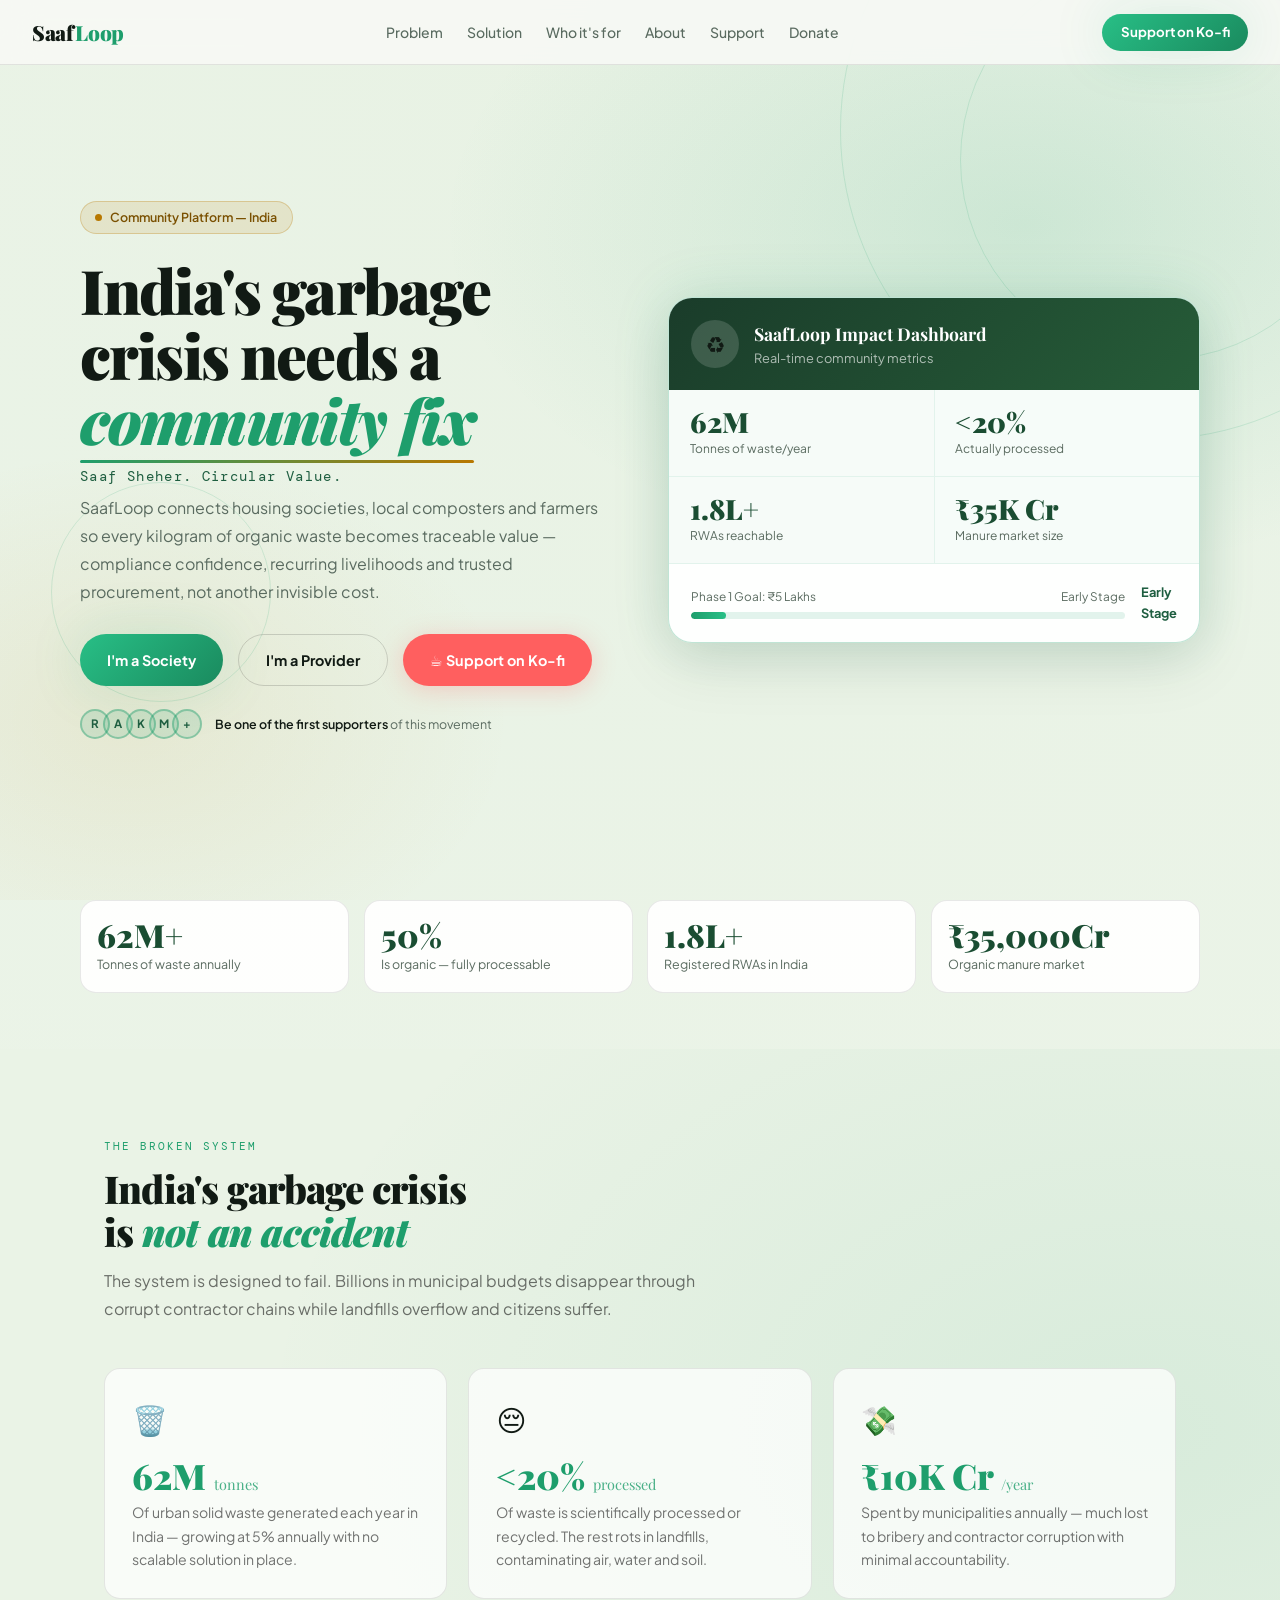
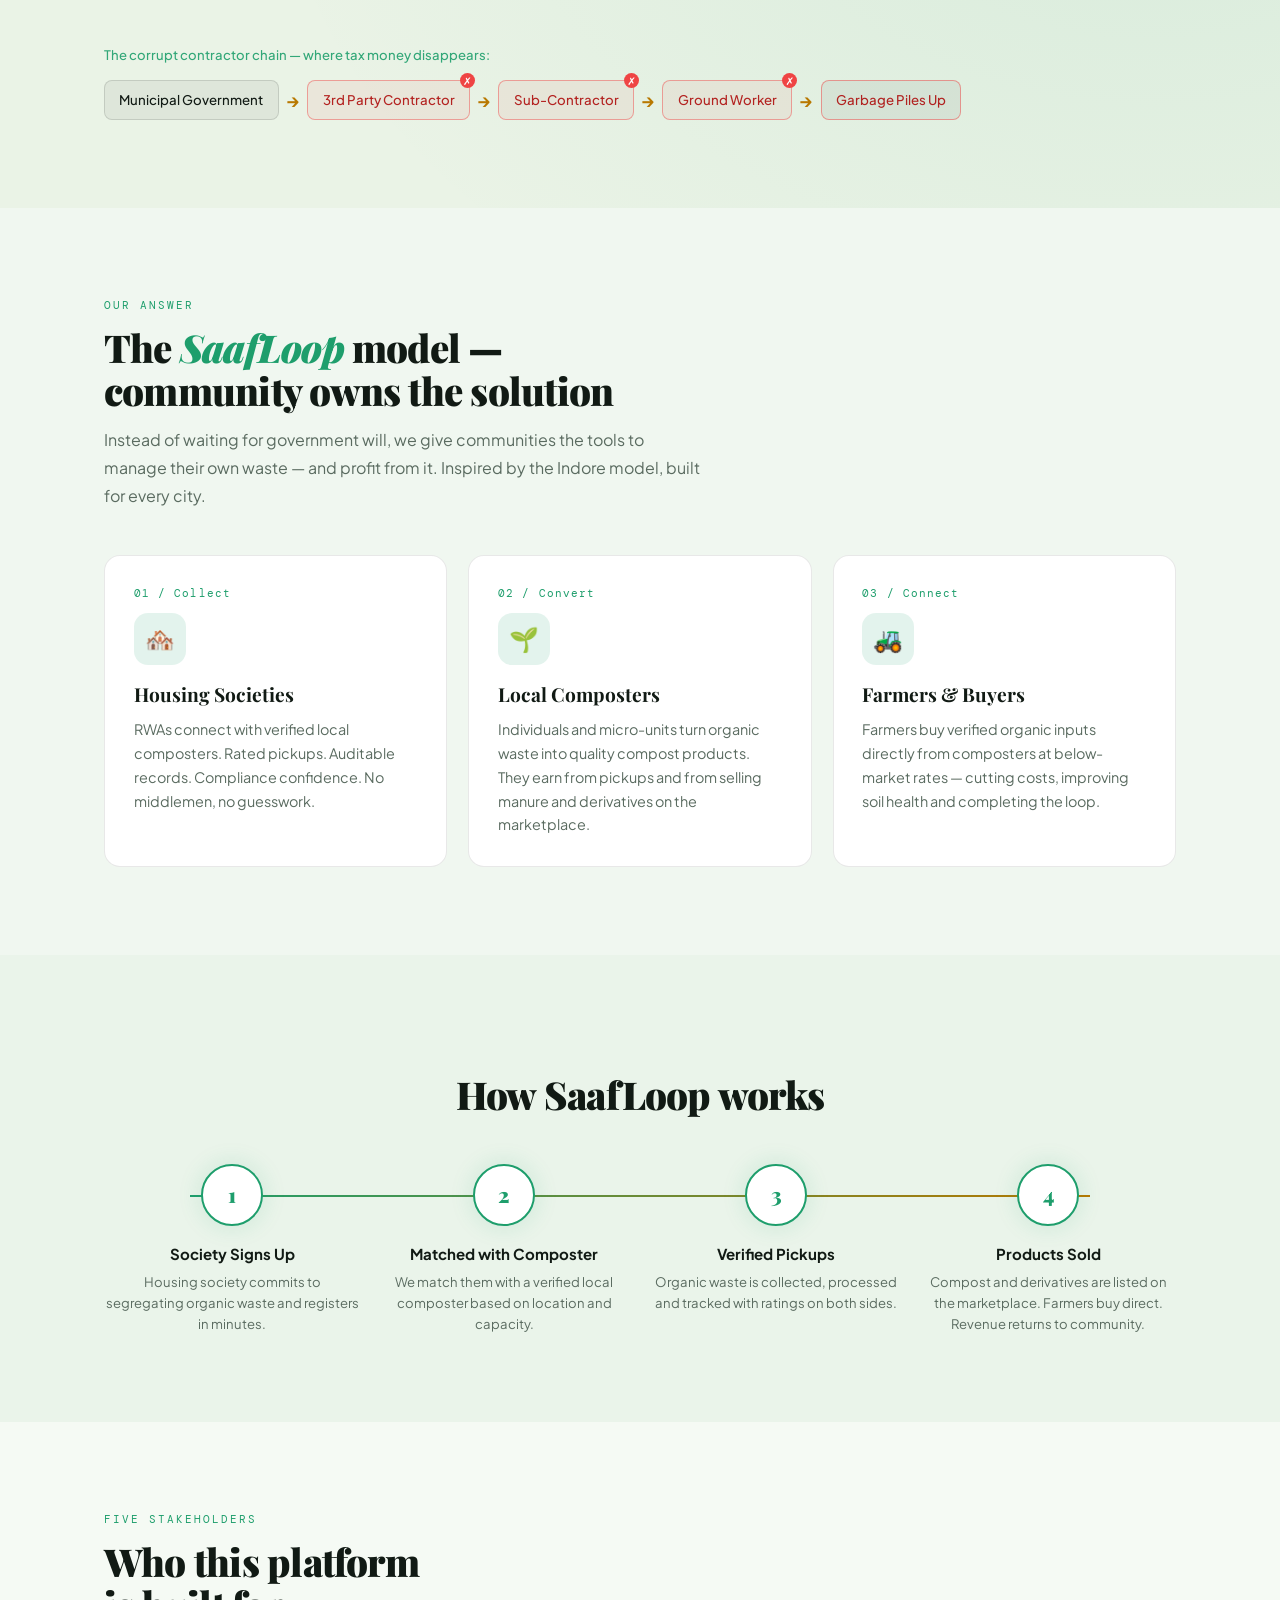
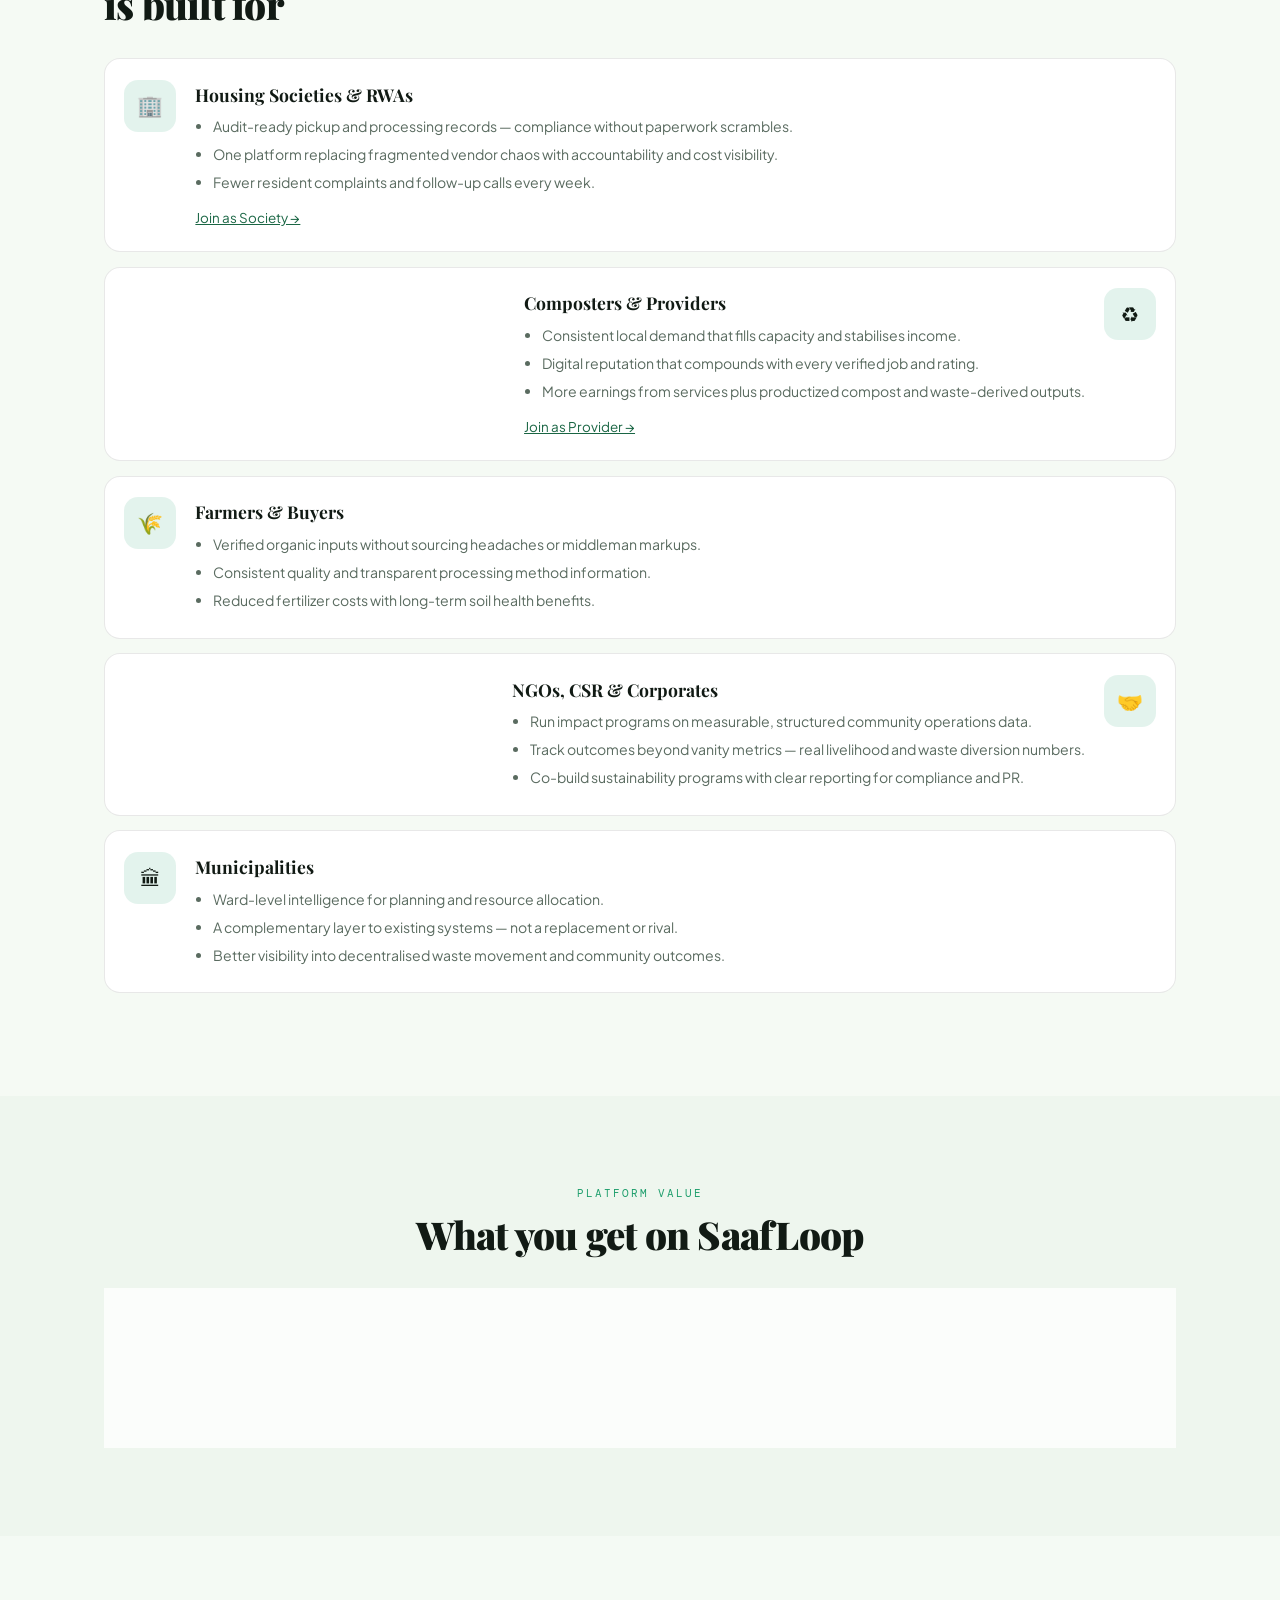
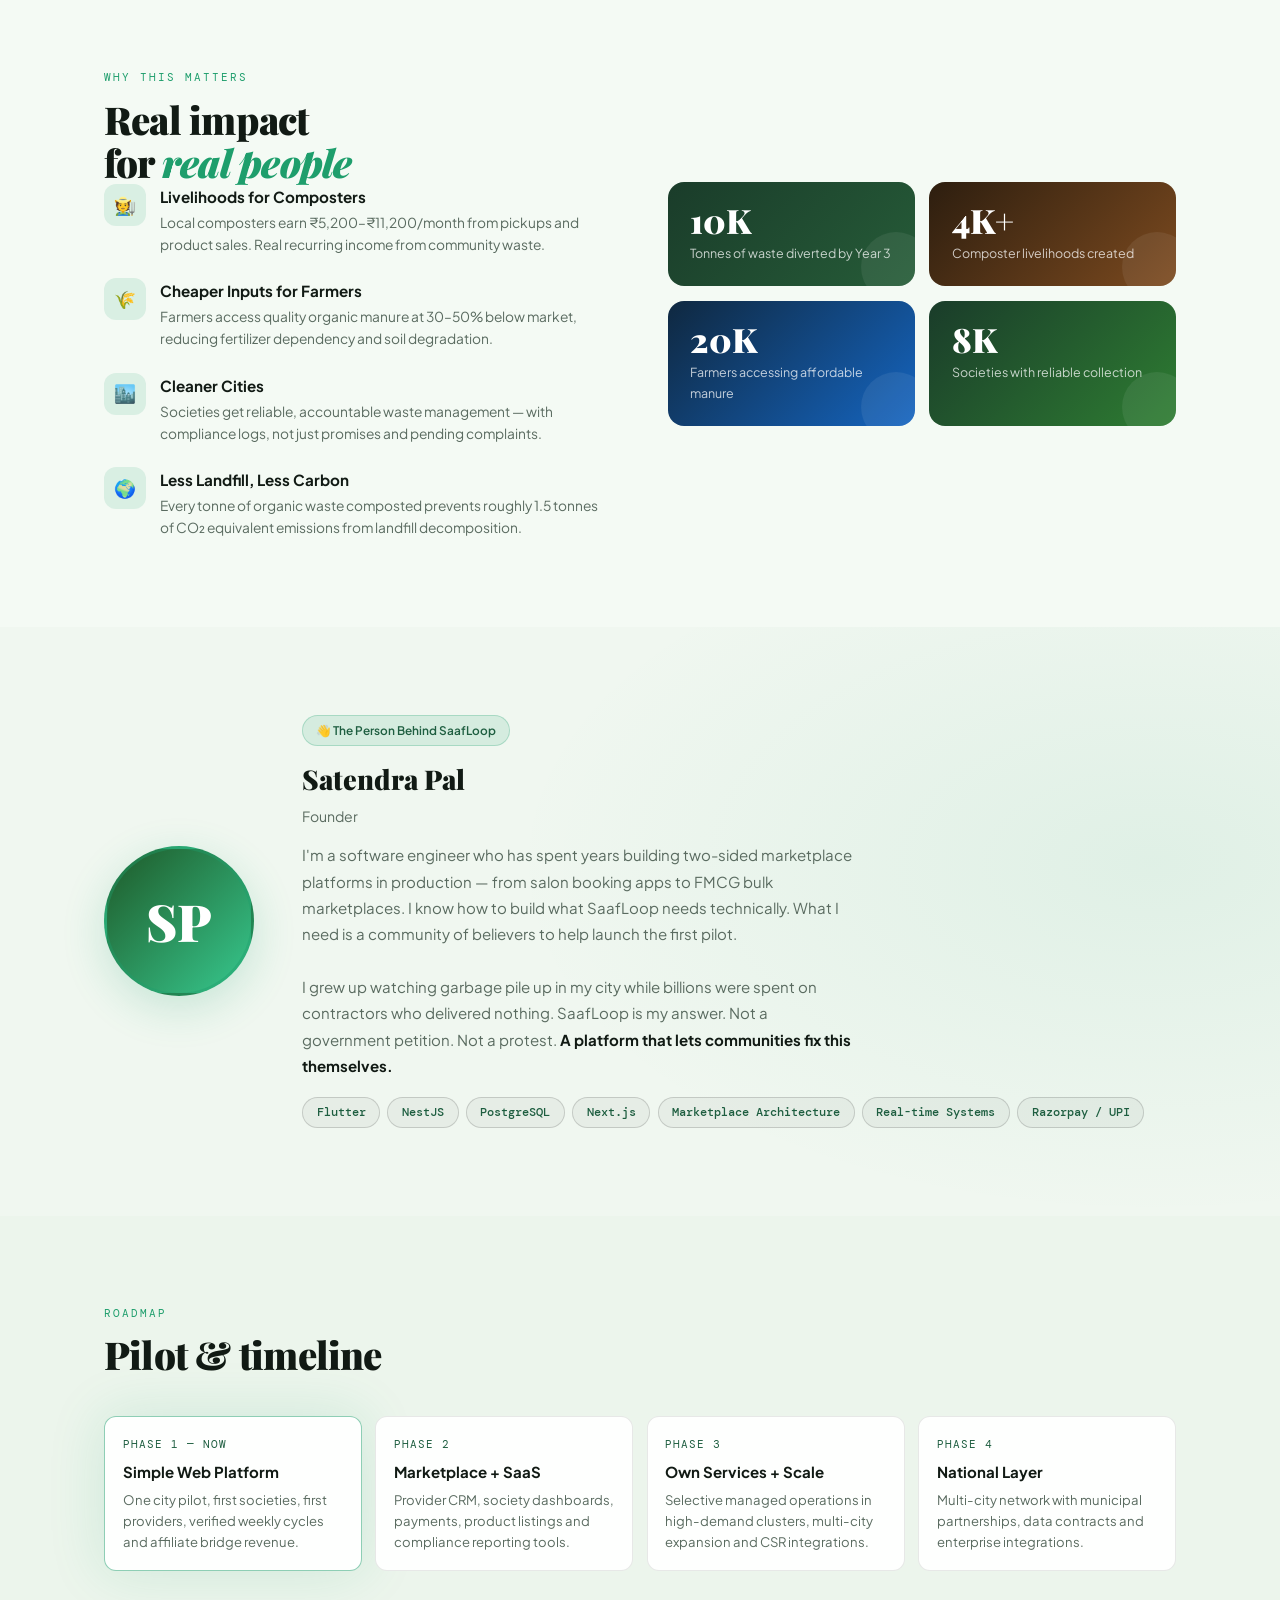
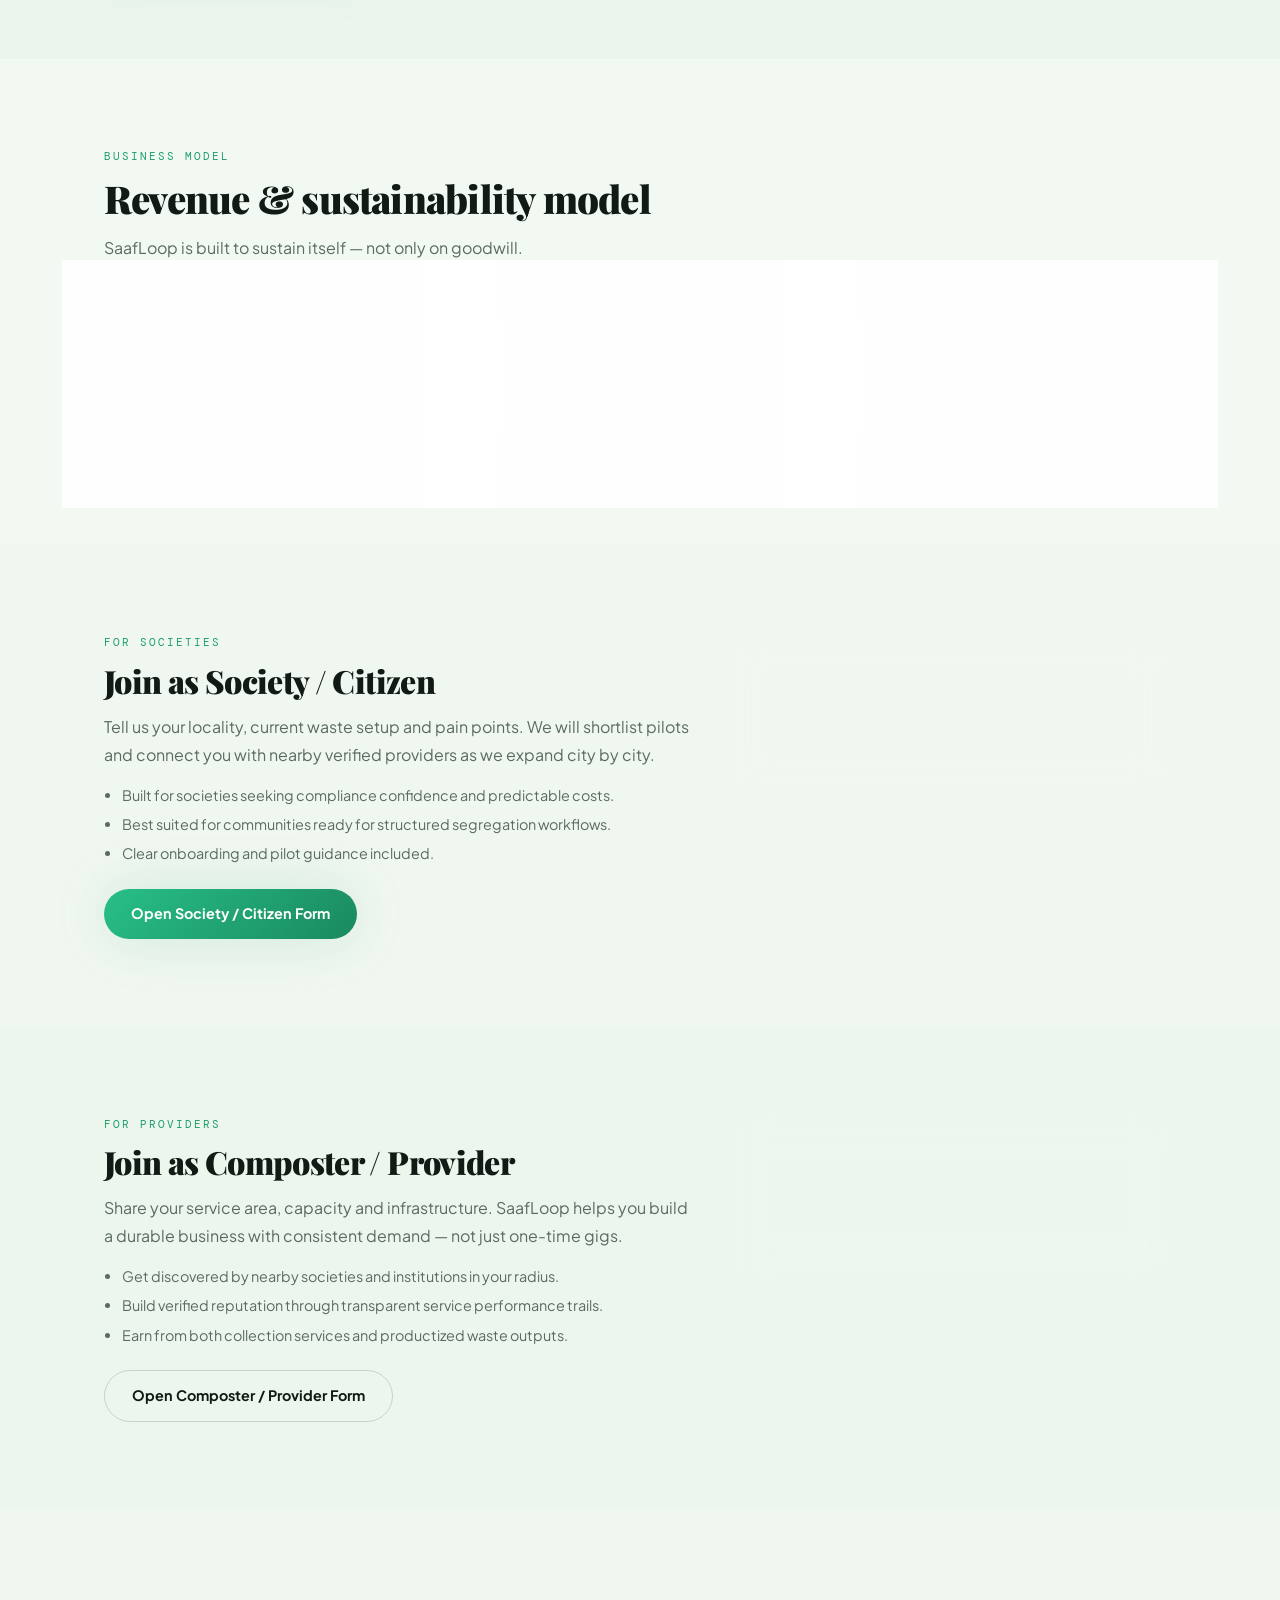
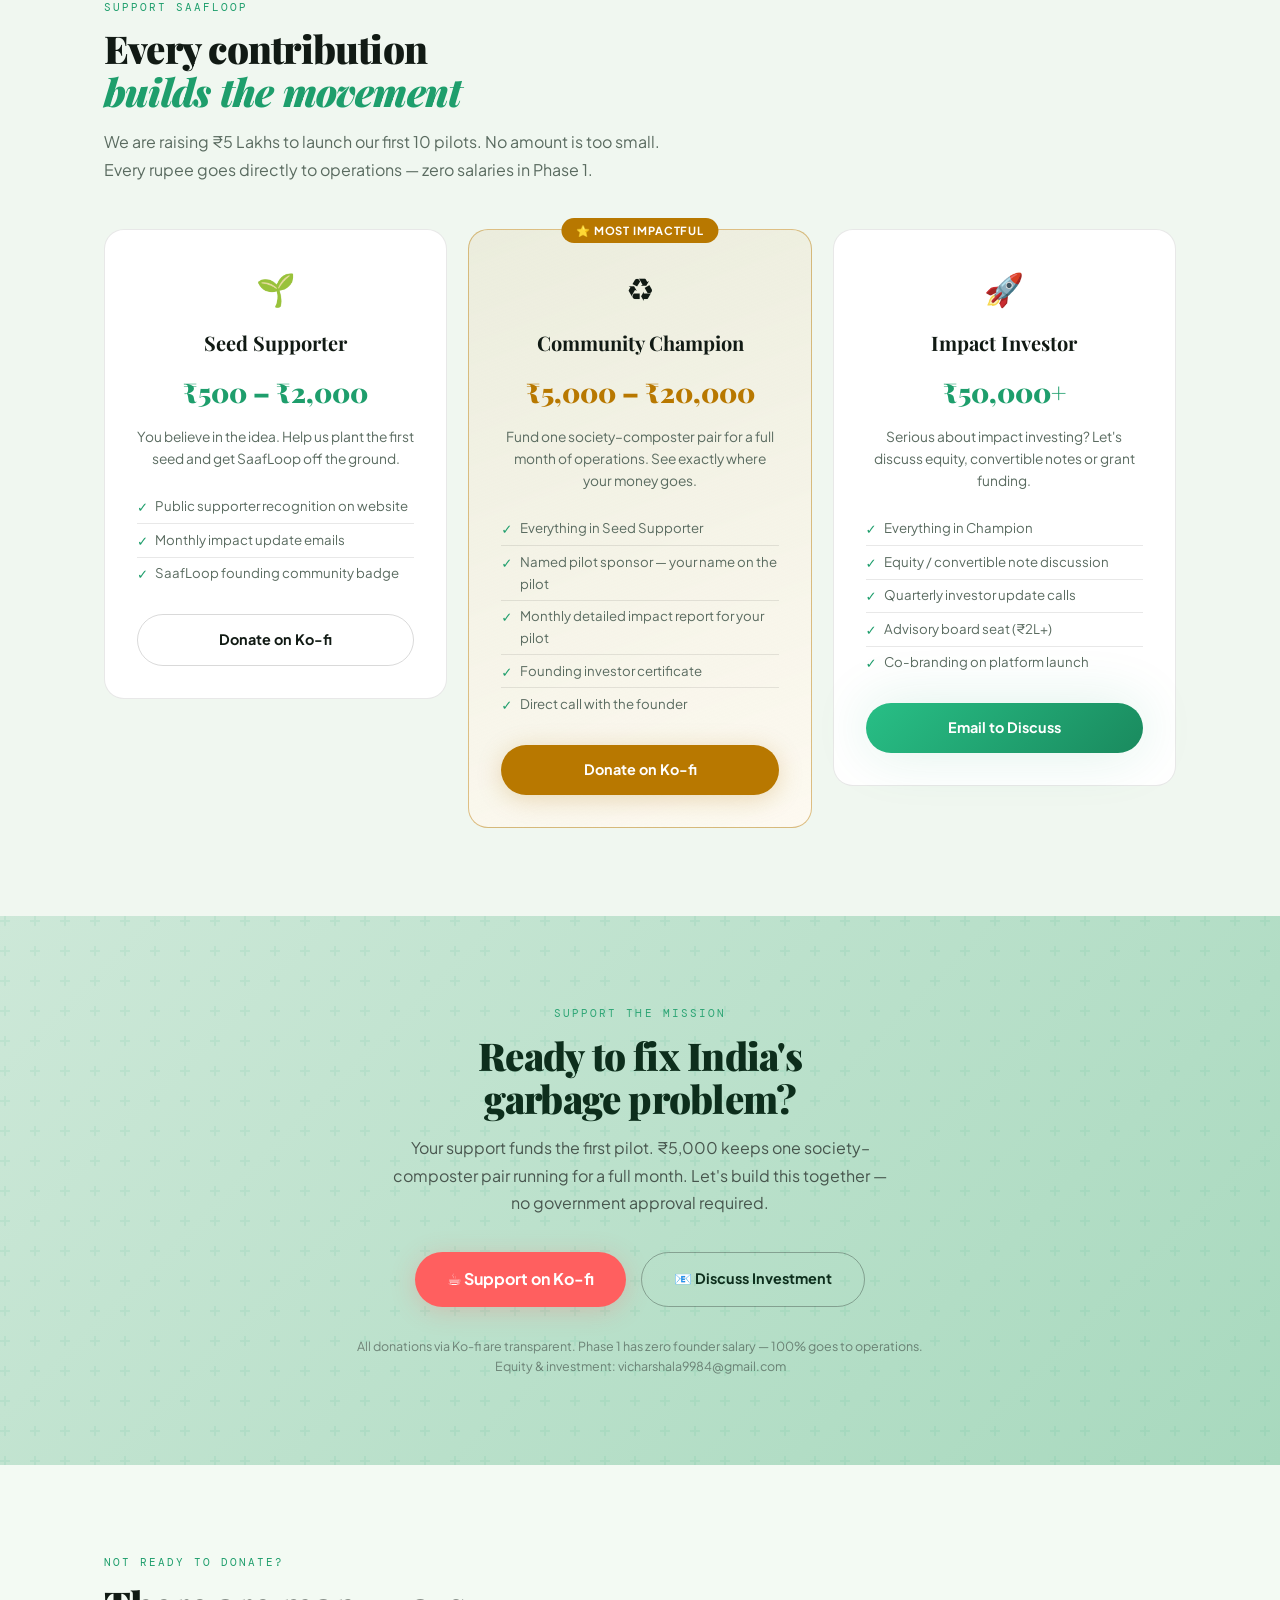
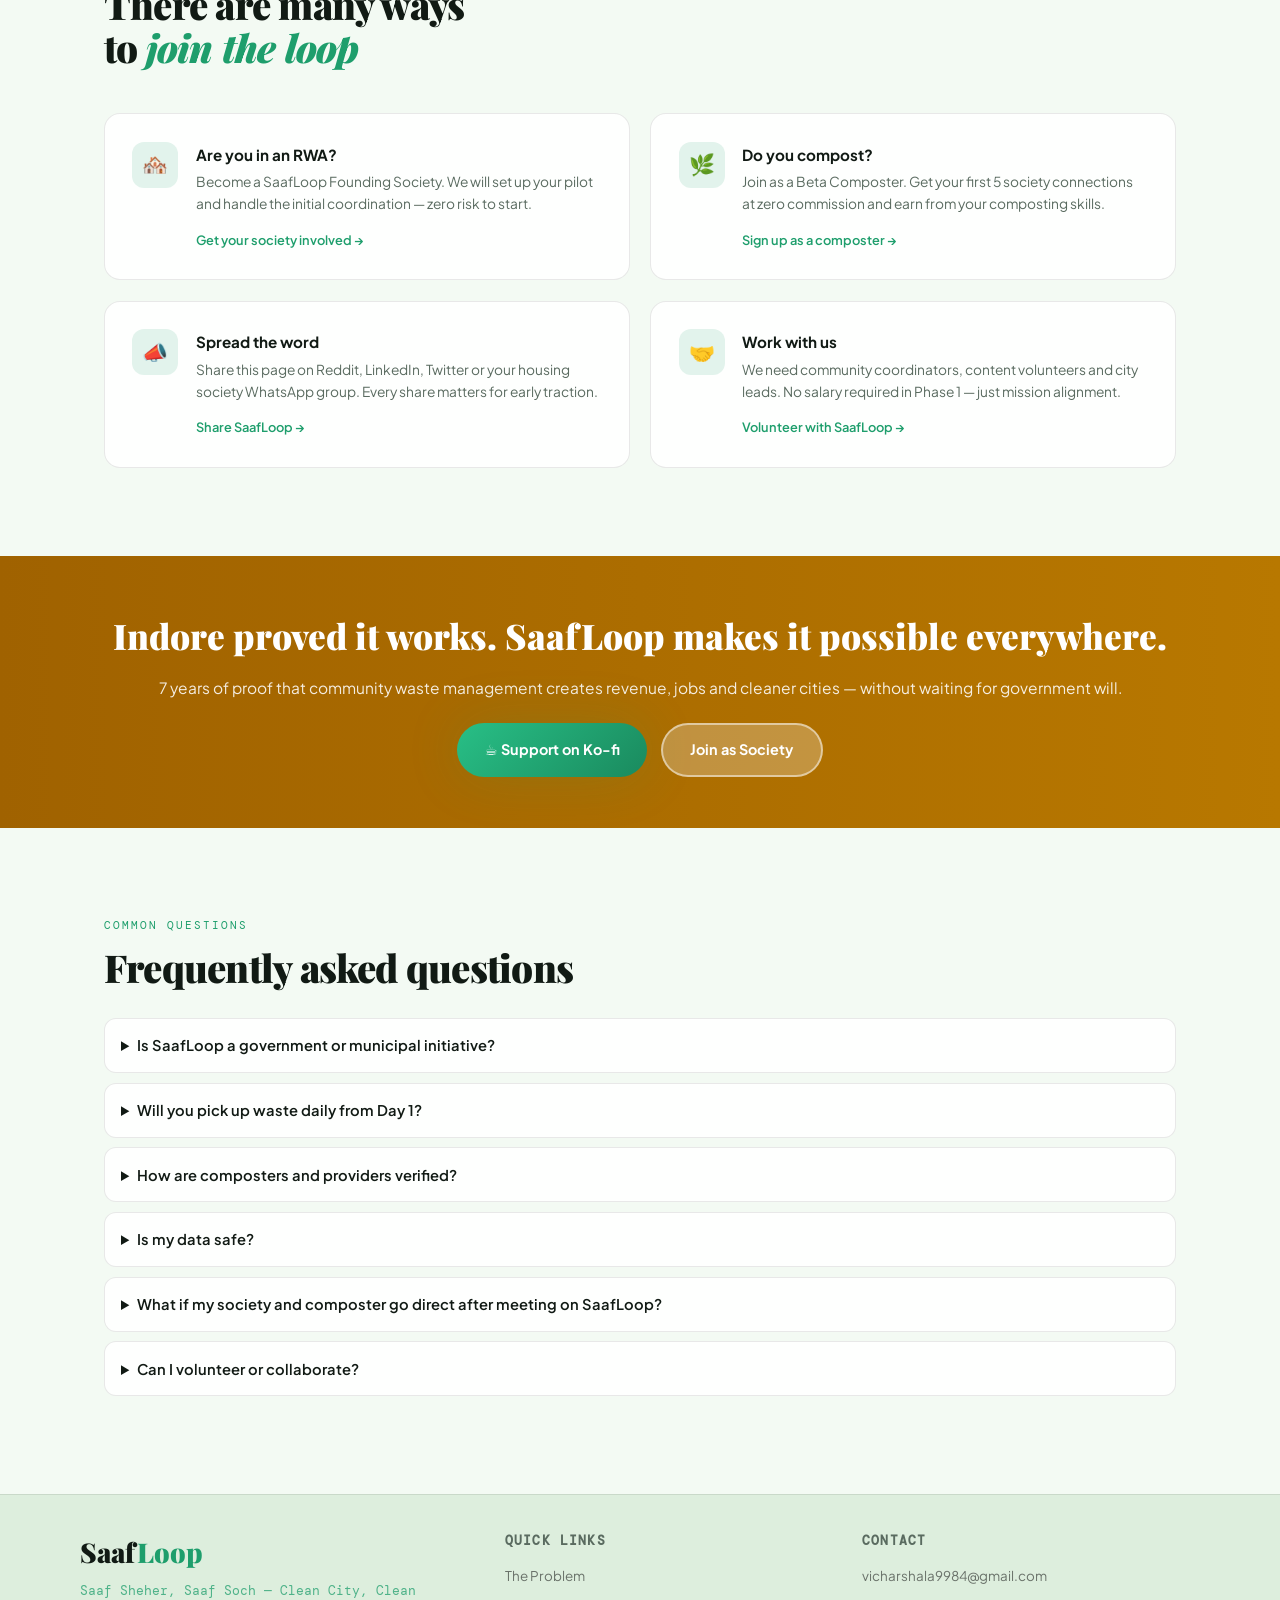
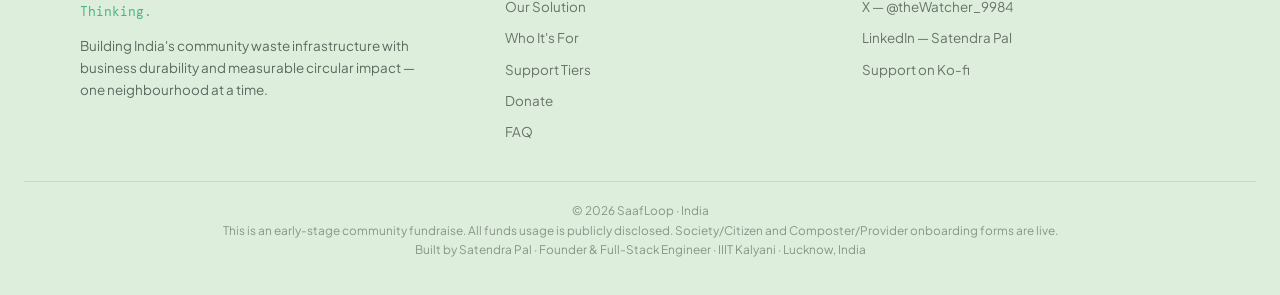
<file: docs/index.html>
<!DOCTYPE html>
<html lang="en">
<head>
<meta charset="UTF-8"/>
<meta name="viewport" content="width=device-width, initial-scale=1.0"/>
<title>SaafLoop — India's Community Circular Waste Platform</title>
<meta name="description" content="SaafLoop connects housing societies, composters, farmers and municipalities into a single transparent circular economy — compliance, livelihoods and clean cities without waiting for government will."/>
<link rel="preconnect" href="https://fonts.googleapis.com"/>
<link href="https://fonts.googleapis.com/css2?family=Playfair+Display:ital,wght@0,700;0,900;1,700&family=Plus+Jakarta+Sans:wght@300;400;500;600;700&family=DM+Mono:wght@400;500&display=swap" rel="stylesheet"/>
<style>
/* ── Reset & Tokens ─────────────────────────────────────────────── */
*,*::before,*::after{box-sizing:border-box;margin:0;padding:0}
:root{
  --bg:#f7f9f5;
  --bg-2:#eef2ec;
  --bg-3:#e4ece0;
  --surface:rgba(255,255,255,0.82);
  --border:rgba(0,0,0,0.09);
  --border-bright:rgba(0,0,0,0.15);
  --green:#1e9e6c;
  --green-dim:rgba(30,158,108,0.12);
  --green-glow:rgba(30,158,108,0.18);
  --amber:#b87800;
  --amber-dim:rgba(184,120,0,0.12);
  --text:#111a14;
  --muted:#5a6b60;
  --serif:'Playfair Display',Georgia,serif;
  --sans:'Plus Jakarta Sans',system-ui,sans-serif;
  --mono:'DM Mono',monospace;
  --r-xl:24px;
  --r-lg:16px;
  --r-md:12px;
  --shadow:0 20px 60px rgba(0,0,0,0.1);
  --shadow-sm:0 8px 28px rgba(0,0,0,0.08);
  --glow:0 0 56px rgba(30,158,108,0.15);
  --ease:cubic-bezier(0.22,1,0.36,1);
}
html{scroll-behavior:smooth}
body{
  font-family:var(--sans);
  background:radial-gradient(circle at top center,#e8f2e4 0%,#f5faf4 52%);
  color:var(--text);
  line-height:1.65;
  overflow-x:hidden;
  min-height:100vh;
}
/* grain overlay */
body::before{
  content:'';position:fixed;inset:0;pointer-events:none;
  background-image:url("data:image/svg+xml,%3Csvg viewBox='0 0 256 256' xmlns='http://www.w3.org/2000/svg'%3E%3Cfilter id='n'%3E%3CfeTurbulence type='fractalNoise' baseFrequency='0.85' numOctaves='4' stitchTiles='stitch'/%3E%3C/filter%3E%3Crect width='100%25' height='100%25' filter='url(%23n)' opacity='0.03'/%3E%3C/svg%3E");
  z-index:9999;opacity:.25;mix-blend-mode:soft-light;
}
a{color:inherit;text-decoration:none}
img{max-width:100%;display:block}

/* ── Nav ─────────────────────────────────────────────────────────── */
nav{
  position:fixed;top:0;left:0;right:0;z-index:200;
  display:flex;align-items:center;justify-content:space-between;
  padding:0.85rem 2rem;
  background:rgba(247,249,245,0.92);
  backdrop-filter:blur(18px);
  border-bottom:1px solid var(--border);
  transition:box-shadow .3s;
}
nav.scrolled{box-shadow:0 4px 32px rgba(0,0,0,0.1)}
.nav-logo{
  font-family:var(--serif);
  font-size:1.3rem;font-weight:900;
  letter-spacing:-.02em;
  color:var(--text);
}
.nav-logo span{color:var(--green)}
.nav-links{display:flex;gap:1.5rem;align-items:center}
.nav-links a{font-size:.875rem;font-weight:500;color:var(--muted);transition:color .2s}
.nav-links a:hover{color:var(--text)}
.nav-cta{
  background:var(--green)!important;color:#fff!important;
  padding:.48rem 1.15rem;border-radius:100px;
  font-weight:700!important;font-size:.84rem!important;
  transition:filter .2s,transform .15s!important;
}
.nav-cta:hover{filter:brightness(1.06)!important;transform:translateY(-1px)!important}
.menu-btn{
  display:none;background:transparent;border:1px solid var(--border-bright);
  border-radius:9px;padding:.42rem;cursor:pointer;
}
.menu-btn span{display:block;width:19px;height:2px;background:var(--muted);margin:3.5px 0;transition:.2s}

/* ── Shared layout ───────────────────────────────────────────────── */
.container{max-width:1120px;margin:0 auto;padding:0 1.5rem}
section{padding:5.5rem 1.5rem}
.section-label{
  font-family:var(--mono);
  font-size:.7rem;letter-spacing:.18em;text-transform:uppercase;
  color:var(--green);margin-bottom:.7rem;
}
.section-title{
  font-family:var(--serif);
  font-size:clamp(1.9rem,3vw,2.8rem);
  font-weight:900;line-height:1.12;letter-spacing:-.02em;
  color:var(--text);
}
.section-title em{font-style:italic;color:var(--green)}
.section-body{font-size:1rem;color:var(--muted);line-height:1.75;max-width:600px;margin-top:.9rem}

/* btn system */
.btn{
  display:inline-flex;align-items:center;gap:.5rem;
  padding:.82rem 1.7rem;border-radius:100px;
  font-family:var(--sans);font-weight:700;font-size:.9rem;
  cursor:pointer;border:none;
  transition:transform .22s var(--ease),box-shadow .22s var(--ease),filter .2s;
  text-decoration:none;
}
.btn:hover{transform:translateY(-2px)}
.btn-primary{background:linear-gradient(135deg,#28bf86,#1a8a5e);color:#fff;box-shadow:var(--glow)}
.btn-primary:hover{filter:brightness(1.05);box-shadow:0 0 72px rgba(30,158,108,0.3)}
.btn-amber{background:var(--amber);color:#fff;box-shadow:0 4px 24px rgba(184,120,0,.25)}
.btn-amber:hover{box-shadow:0 8px 36px rgba(184,120,0,.35)}
.btn-outline{background:transparent;color:var(--text);border:1.5px solid var(--border-bright)}
.btn-outline:hover{border-color:rgba(0,0,0,.28);background:rgba(0,0,0,.04)}
.btn-kofi{background:#ff5f5f;color:#fff;box-shadow:0 4px 24px rgba(255,95,95,.25)}
.btn-kofi:hover{box-shadow:0 8px 32px rgba(255,95,95,.4)}

/* glass card */
.card{
  border:1px solid var(--border);
  border-radius:var(--r-xl);
  background:var(--surface);
  backdrop-filter:blur(20px);
  box-shadow:var(--shadow-sm);
  padding:1.6rem 1.5rem;
}

/* reveal animation */
.reveal{opacity:0;transform:translateY(28px);transition:opacity .65s var(--ease),transform .65s var(--ease)}
.reveal.visible{opacity:1;transform:translateY(0)}

@keyframes fadeUp{from{opacity:0;transform:translateY(22px)}to{opacity:1;transform:translateY(0)}}
@keyframes blink{0%,100%{opacity:1}50%{opacity:.28}}
@keyframes pulse{0%,100%{transform:scale(1);opacity:.5}50%{transform:scale(1.06);opacity:.9}}

/* ── Hero ────────────────────────────────────────────────────────── */
.hero{
  min-height:100vh;display:flex;align-items:center;
  position:relative;overflow:hidden;padding:6.5rem 1.5rem 4rem;
}
.hero-bg{
  position:absolute;inset:0;pointer-events:none;
  background:
    radial-gradient(ellipse 70% 60% at 80% 25%,rgba(30,158,108,.14),transparent 65%),
    radial-gradient(ellipse 50% 50% at 10% 80%,rgba(184,120,0,.09),transparent 60%);
}
.hero-circles{position:absolute;inset:0;overflow:hidden;pointer-events:none}
.hero-circles span{
  position:absolute;border-radius:50%;
  border:1px solid rgba(30,158,108,.15);
  animation:pulse 9s ease-in-out infinite;
}
.hero-circles span:nth-child(1){width:620px;height:620px;right:-180px;top:-180px}
.hero-circles span:nth-child(2){width:400px;height:400px;right:-80px;top:-40px;animation-delay:1.2s}
.hero-circles span:nth-child(3){width:220px;height:220px;left:4%;bottom:22%;animation-delay:2.4s}
.hero-inner{
  max-width:1120px;margin:0 auto;
  display:grid;grid-template-columns:1fr 1fr;
  gap:3.5rem;align-items:center;position:relative;z-index:2;width:100%;
}
.hero-badge{
  display:inline-flex;align-items:center;gap:.5rem;
  background:var(--amber-dim);border:1px solid rgba(184,120,0,.28);
  border-radius:100px;padding:.33rem .9rem;
  font-size:.78rem;font-weight:600;color:#7a5000;
  margin-bottom:1.4rem;
  animation:fadeUp .55s ease both;
}
.badge-dot{width:7px;height:7px;border-radius:50%;background:var(--amber);animation:blink 2s ease-in-out infinite}
.hero h1{
  font-family:var(--serif);
  font-size:clamp(2.6rem,4.8vw,4rem);
  font-weight:900;line-height:1.06;letter-spacing:-.03em;
  animation:fadeUp .65s .1s ease both;
}
.hero h1 em{
  font-style:italic;color:var(--green);position:relative;
}
.hero h1 em::after{
  content:'';position:absolute;left:0;bottom:-3px;right:0;height:3px;
  background:linear-gradient(90deg,var(--green),var(--amber));
  border-radius:2px;
}
.hero-tagline{
  font-family:var(--mono);font-size:.85rem;letter-spacing:.1em;
  color:#1e5e40;margin:.9rem 0 .3rem;
  animation:fadeUp .65s .18s ease both;
}
.hero-sub{
  font-size:1rem;color:var(--muted);max-width:44rem;line-height:1.75;
  animation:fadeUp .65s .25s ease both;
}
.hero-actions{
  display:flex;gap:.9rem;flex-wrap:wrap;margin-top:1.8rem;
  animation:fadeUp .65s .32s ease both;
}
.hero-trust{
  display:flex;align-items:center;gap:.8rem;margin-top:1.4rem;
  animation:fadeUp .65s .4s ease both;
}
.trust-avatars{display:flex}
.trust-avatars span{
  width:30px;height:30px;border-radius:50%;
  border:2px solid rgba(30,158,108,.4);
  background:var(--green-dim);
  display:flex;align-items:center;justify-content:center;
  font-size:.72rem;font-weight:700;color:#1e5e40;
  margin-left:-7px;
}
.trust-avatars span:first-child{margin-left:0}
.trust-text{font-size:.78rem;color:var(--muted)}
.trust-text strong{color:var(--text);font-weight:600}
/* hero dashboard card */
.hero-visual{animation:fadeUp .75s .18s ease both}
.hero-card{
  background:rgba(255,255,255,0.95);
  border:1px solid rgba(30,158,108,.28);
  border-radius:var(--r-xl);
  box-shadow:var(--glow),var(--shadow);
  overflow:hidden;
}
.hero-card-header{
  background:linear-gradient(135deg,#1a3c2a,#265c38);
  padding:1.3rem 1.4rem;display:flex;align-items:center;gap:.9rem;
}
.hero-card-icon{
  width:48px;height:48px;border-radius:50%;
  background:rgba(255,255,255,.15);
  display:flex;align-items:center;justify-content:center;
  font-size:1.4rem;flex-shrink:0;
}
.hero-card-header h3{font-family:var(--serif);color:#fff;font-size:1.1rem}
.hero-card-header p{color:rgba(255,255,255,.65);font-size:.8rem}
.hero-stats{display:grid;grid-template-columns:1fr 1fr;gap:1px;background:rgba(30,158,108,.12)}
.stat-cell{
  background:rgba(247,252,249,0.97);
  padding:1.1rem 1.3rem;position:relative;overflow:hidden;
}
.stat-cell::before{
  content:'';position:absolute;top:0;left:0;right:0;height:2px;
  background:linear-gradient(90deg,var(--green),transparent);
  opacity:0;transition:opacity .3s;
}
.stat-cell:hover::before{opacity:1}
.stat-big{
  font-family:var(--serif);font-size:1.75rem;font-weight:900;
  color:#1a4d32;line-height:1;
}
.stat-sm{font-size:.75rem;color:var(--muted);margin-top:.2rem}
.hero-card-footer{
  padding:1.1rem 1.4rem;
  border-top:1px solid rgba(30,158,108,.12);
  display:flex;align-items:center;justify-content:space-between;
}
.progress-wrap{flex:1;margin-right:1rem}
.progress-meta{display:flex;justify-content:space-between;font-size:.74rem;color:var(--muted);margin-bottom:.35rem}
.progress-bar{height:7px;background:rgba(30,158,108,.12);border-radius:100px;overflow:hidden}
.progress-fill{height:100%;border-radius:100px;background:linear-gradient(90deg,var(--green),#28bf86);width:0%;transition:width 1.6s ease}
.progress-badge{font-size:.8rem;font-weight:700;color:#1e5e40;white-space:nowrap}

/* ── Stats strip ─────────────────────────────────────────────────── */
.stats-strip{padding:0 1.5rem 3.5rem}
.stats-grid{
  max-width:1120px;margin:0 auto;
  display:grid;grid-template-columns:repeat(4,1fr);gap:.9rem;
}
.stat-pill{
  border:1px solid var(--border);border-radius:var(--r-lg);
  background:rgba(255,255,255,.92);padding:1.1rem 1rem;
}
.stat-pill-val{
  font-family:var(--serif);font-size:2rem;font-weight:900;
  font-variant-numeric:tabular-nums;color:#1a4d32;line-height:1;
}
.stat-pill-label{font-size:.78rem;color:var(--muted);margin-top:.22rem}

/* ── Problem ─────────────────────────────────────────────────────── */
.problem{
  background:
    radial-gradient(ellipse 70% 80% at 90% 50%,rgba(30,158,108,.09),transparent),
    #eaf3e6;
  position:relative;
}
.problem-cards{display:grid;grid-template-columns:repeat(3,1fr);gap:1.3rem;margin-top:2.8rem}
.problem-card{
  background:rgba(255,255,255,.72);
  border:1px solid rgba(0,0,0,.09);
  border-radius:var(--r-lg);padding:1.7rem;
  transition:background .3s,transform .3s;
}
.problem-card:hover{background:rgba(255,255,255,.96);transform:translateY(-4px)}
.prob-icon{font-size:1.8rem;margin-bottom:.9rem}
.prob-num{
  font-family:var(--serif);font-size:2.2rem;font-weight:900;
  color:var(--green);line-height:1;
}
.prob-unit{font-size:.9rem;font-weight:400;color:rgba(30,158,108,.8)}
.prob-desc{font-size:.88rem;color:rgba(0,0,0,.55);margin-top:.5rem;line-height:1.65}
.chain-wrap{margin-top:2.8rem}
.chain-label{font-size:.82rem;color:rgba(30,158,108,.9);margin-bottom:.9rem;font-weight:500}
.chain{display:flex;align-items:center;flex-wrap:wrap;gap:.45rem}
.chain-node{
  background:rgba(0,0,0,.05);border:1px solid rgba(0,0,0,.12);
  border-radius:8px;padding:.5rem .9rem;font-size:.83rem;color:var(--text);font-weight:500;
}
.chain-arrow{color:var(--amber);font-size:1.1rem;font-weight:700}
.chain-node.broken{
  border-color:rgba(239,68,68,.45);
  background:rgba(239,68,68,.07);
  color:rgba(170,0,0,.85);
  position:relative;
}
.chain-node.broken::after{
  content:'✗';position:absolute;top:-8px;right:-6px;
  font-size:.65rem;background:#ef4444;color:#fff;
  border-radius:50%;width:15px;height:15px;
  display:flex;align-items:center;justify-content:center;
}

/* ── Solution ────────────────────────────────────────────────────── */
.solution-grid{display:grid;grid-template-columns:repeat(3,1fr);gap:1.3rem;margin-top:2.8rem}
.solution-card{
  background:rgba(255,255,255,.96);
  border:1px solid var(--border);
  border-radius:var(--r-lg);padding:1.8rem;
  transition:box-shadow .3s,transform .3s;
  position:relative;overflow:hidden;
}
.solution-card::after{
  content:'';position:absolute;top:0;left:0;right:0;height:3px;
  background:linear-gradient(90deg,var(--green),var(--amber));
  transform:scaleX(0);transform-origin:left;transition:transform .4s ease;
}
.solution-card:hover{box-shadow:var(--glow);transform:translateY(-5px)}
.solution-card:hover::after{transform:scaleX(1)}
.sol-step{font-family:var(--mono);font-size:.68rem;letter-spacing:.1em;color:var(--green);margin-bottom:.65rem}
.sol-icon{
  width:52px;height:52px;border-radius:14px;
  background:var(--green-dim);
  display:flex;align-items:center;justify-content:center;
  font-size:1.5rem;margin-bottom:.9rem;
}
.solution-card h3{font-family:var(--serif);font-size:1.2rem;font-weight:700;color:var(--text);margin-bottom:.45rem}
.solution-card p{font-size:.9rem;color:var(--muted);line-height:1.65}

/* ── How it works ────────────────────────────────────────────────── */
.how{background:rgba(235,244,235,.97)}
.how-steps{
  display:grid;grid-template-columns:repeat(4,1fr);
  gap:1rem;margin-top:3rem;position:relative;
}
.how-steps::before{
  content:'';
  position:absolute;top:31px;left:8%;right:8%;height:2px;
  background:linear-gradient(90deg,var(--green),var(--amber));
  z-index:0;
}
.how-step{text-align:center;position:relative;z-index:1}
.how-num{
  width:62px;height:62px;border-radius:50%;
  background:#fff;border:2px solid var(--green);
  display:flex;align-items:center;justify-content:center;
  margin:0 auto 1rem;
  font-family:var(--serif);font-size:1.3rem;font-weight:900;color:var(--green);
  box-shadow:0 0 24px rgba(30,158,108,.15);
  transition:background .3s,transform .3s;
}
.how-step:hover .how-num{background:var(--green);color:#fff;transform:scale(1.08)}
.how-step h4{font-weight:700;font-size:.94rem;color:var(--text);margin-bottom:.3rem}
.how-step p{font-size:.82rem;color:var(--muted);line-height:1.6}

/* ── Who it's for ────────────────────────────────────────────────── */
.stakeholder-row{
  display:flex;gap:1.2rem;align-items:flex-start;
  border:1px solid var(--border);border-radius:var(--r-lg);
  background:rgba(255,255,255,.92);padding:1.3rem 1.2rem;margin-bottom:.9rem;
  transition:border-color .25s;
}
.stakeholder-row:hover{border-color:rgba(30,158,108,.35)}
.stakeholder-row.alt{flex-direction:row-reverse}
.s-icon{
  min-width:52px;height:52px;border-radius:14px;
  display:grid;place-items:center;
  background:var(--green-dim);font-size:1.3rem;flex-shrink:0;
}
.s-content h3{font-family:var(--serif);font-size:1.1rem;font-weight:700;margin-bottom:.4rem}
.s-content ul{padding-left:1.1rem;color:var(--muted);font-size:.88rem}
.s-content ul li{margin-bottom:.3rem}
.inline-link{color:#1a6644;font-size:.84rem;text-decoration:underline;margin-top:.5rem;display:inline-block}

/* ── What you get ────────────────────────────────────────────────── */
.trust-wrap{
  border:1px solid var(--border);border-radius:var(--r-xl);
  padding:1rem;background:rgba(255,255,255,.75);backdrop-filter:blur(18px);
  margin-top:2rem;
}
.trust-grid{display:grid;grid-template-columns:repeat(3,1fr);gap:.8rem}
.trust-item{
  border:1px solid var(--border);border-radius:var(--r-md);
  padding:.95rem 1rem;color:var(--text);background:rgba(249,253,249,.94);
  font-size:.9rem;
}
.trust-item span{color:#1e7a50;margin-right:.4rem;font-weight:700}

/* ── Impact numbers ──────────────────────────────────────────────── */
.impact-grid{display:grid;grid-template-columns:1fr 1fr;gap:3.5rem;align-items:center;margin-top:2.8rem}
.impact-items{display:flex;flex-direction:column;gap:1.4rem}
.impact-item{display:flex;gap:.9rem;align-items:flex-start}
.impact-icon{
  width:42px;height:42px;border-radius:12px;
  background:var(--green-dim);flex-shrink:0;
  display:flex;align-items:center;justify-content:center;font-size:1.1rem;
}
.impact-item h4{font-weight:700;color:var(--text);margin-bottom:.18rem;font-size:.95rem}
.impact-item p{font-size:.86rem;color:var(--muted);line-height:1.6}
.impact-nums{display:grid;grid-template-columns:1fr 1fr;gap:.9rem}
.impact-num-card{
  border-radius:16px;padding:1.4rem;color:#fff;position:relative;overflow:hidden;
}
.impact-num-card::before{
  content:'';position:absolute;right:-16px;bottom:-16px;
  width:70px;height:70px;border-radius:50%;background:rgba(255,255,255,.07);
}
.impact-num-card:nth-child(1){background:linear-gradient(135deg,#1a3c2a,#265c38)}
.impact-num-card:nth-child(2){background:linear-gradient(135deg,#2d1e0f,#7c4a1f)}
.impact-num-card:nth-child(3){background:linear-gradient(135deg,#0f2840,#1565c0)}
.impact-num-card:nth-child(4){background:linear-gradient(135deg,#1a3c2a,#2e7d32)}
.impact-big{font-family:var(--serif);font-size:2.1rem;font-weight:900;line-height:1}
.impact-desc{font-size:.78rem;opacity:.75;margin-top:.35rem}

/* ── Founder ─────────────────────────────────────────────────────── */
.founder{
  background:radial-gradient(ellipse 50% 60% at 90% 40%,rgba(30,158,108,.08),transparent),
    rgba(240,247,240,.98);
}
.founder-inner{display:grid;grid-template-columns:auto 1fr;gap:3rem;align-items:center}
.founder-avatar{
  width:150px;height:150px;border-radius:50%;
  background:linear-gradient(135deg,#1e5928,#37c98f);
  display:flex;align-items:center;justify-content:center;
  font-family:var(--serif);font-size:3.2rem;font-weight:900;color:#fff;
  flex-shrink:0;box-shadow:0 12px 44px rgba(30,158,108,.2);
  border:3px solid rgba(30,158,108,.4);
}
.founder-tag{
  display:inline-flex;align-items:center;gap:.4rem;
  background:var(--green-dim);border:1px solid rgba(30,158,108,.25);
  border-radius:100px;padding:.28rem .8rem;
  font-size:.74rem;font-weight:600;color:#1e5e40;margin-bottom:.7rem;
}
.founder h3{font-family:var(--serif);font-size:1.7rem;font-weight:900;margin-bottom:.2rem}
.founder-role{color:var(--muted);font-size:.88rem;margin-bottom:.9rem}
.founder-bio{font-size:.94rem;color:var(--muted);line-height:1.75;max-width:550px}
.founder-skills{display:flex;flex-wrap:wrap;gap:.45rem;margin-top:1.1rem}
.skill-tag{
  background:rgba(0,0,0,.04);border:1px solid var(--border-bright);
  border-radius:100px;padding:.27rem .85rem;
  font-size:.76rem;font-weight:500;color:#1e5e40;font-family:var(--mono);
}

/* ── Timeline ────────────────────────────────────────────────────── */
.timeline{display:grid;grid-template-columns:repeat(4,1fr);gap:.85rem;margin-top:2.5rem}
.time-node{
  border:1px solid var(--border);border-radius:var(--r-md);
  background:rgba(255,255,255,.94);padding:1.1rem;
}
.time-node.now{border-color:rgba(30,158,108,.5);box-shadow:var(--glow)}
.time-phase{
  font-family:var(--mono);font-size:.7rem;text-transform:uppercase;
  letter-spacing:.09em;color:#1e5e40;margin-bottom:.4rem;
}
.time-node h4{font-weight:700;font-size:.94rem;margin-bottom:.3rem}
.time-node p{font-size:.82rem;color:var(--muted);line-height:1.6}

/* ── Revenue model ───────────────────────────────────────────────── */
.rev-grid{display:grid;grid-template-columns:repeat(3,1fr);gap:.9rem;margin-top:2rem}

/* ── Support tiers ───────────────────────────────────────────────── */
.support-grid{display:grid;grid-template-columns:repeat(3,1fr);gap:1.3rem;margin-top:2.8rem;align-items:start}
.support-card{
  background:rgba(255,255,255,.96);
  border:1.5px solid rgba(0,0,0,.09);
  border-radius:20px;padding:2rem;
  transition:box-shadow .3s,transform .3s,border-color .3s;text-align:center;
}
.support-card:hover{box-shadow:var(--shadow);transform:translateY(-5px);border-color:rgba(30,158,108,.35)}
.support-card.featured{
  border-color:rgba(184,120,0,.45);
  background:linear-gradient(160deg,rgba(184,120,0,.08),rgba(253,249,240,.98));
  position:relative;
}
.featured-badge{
  position:absolute;top:-12px;left:50%;transform:translateX(-50%);
  background:var(--amber);color:#fff;
  font-size:.7rem;font-weight:700;letter-spacing:.08em;text-transform:uppercase;
  padding:.22rem .9rem;border-radius:100px;white-space:nowrap;
}
.tier-icon{font-size:2rem;margin-bottom:.7rem}
.support-card h3{font-family:var(--serif);font-size:1.25rem;font-weight:700;margin-bottom:.2rem}
.tier-amount{
  font-family:var(--serif);font-size:1.7rem;font-weight:900;
  color:var(--green);margin:.7rem 0;
}
.support-card.featured .tier-amount{color:var(--amber)}
.tier-desc{font-size:.86rem;color:var(--muted);line-height:1.6;margin-bottom:1.3rem}
.tier-perks{text-align:left;margin-bottom:1.5rem}
.perk{
  display:flex;align-items:flex-start;gap:.45rem;
  font-size:.83rem;color:var(--muted);
  padding:.3rem 0;border-bottom:1px solid var(--border);
}
.perk:last-child{border-bottom:none}
.perk-check{color:var(--green);font-weight:700;flex-shrink:0;margin-top:1px}

/* ── Donate CTA ──────────────────────────────────────────────────── */
.donate{
  background:linear-gradient(135deg,#cde8d8,#a8d9be);
  text-align:center;position:relative;overflow:hidden;
}
.donate::before{
  content:'';position:absolute;inset:0;
  background:url("data:image/svg+xml,%3Csvg width='60' height='60' viewBox='0 0 60 60' xmlns='http://www.w3.org/2000/svg'%3E%3Cg fill='none' fill-rule='evenodd'%3E%3Cg fill='%231e9e6c' fill-opacity='0.08'%3E%3Cpath d='M36 34v-4h-2v4h-4v2h4v4h2v-4h4v-2h-4zm0-30V0h-2v4h-4v2h4v4h2V6h4V4h-4zM6 34v-4H4v4H0v2h4v4h2v-4h4v-2H6zM6 4V0H4v4H0v2h4v4h2V6h4V4H6z'/%3E%3C/g%3E%3C/g%3E%3C/svg%3E");
}
.donate .section-label{color:rgba(30,158,108,.9)}
.donate .section-title{color:#0d2e1c}
.donate-sub{font-size:1rem;color:rgba(0,0,0,.62);max-width:500px;margin:.9rem auto 2.2rem;line-height:1.72}
.donate-btns{display:flex;gap:.9rem;justify-content:center;flex-wrap:wrap;position:relative;z-index:1;margin-bottom:1.8rem}
.donate-note{font-size:.78rem;color:rgba(0,0,0,.42);position:relative;z-index:1}

/* ── Ways to help ────────────────────────────────────────────────── */
.help-grid{display:grid;grid-template-columns:1fr 1fr;gap:1.3rem;margin-top:2.8rem}
.help-card{
  border:1px solid var(--border);border-radius:var(--r-lg);
  padding:1.7rem;display:flex;gap:1.1rem;
  background:rgba(255,255,255,.92);
  transition:box-shadow .25s,border-color .25s;
}
.help-card:hover{box-shadow:var(--shadow-sm);border-color:rgba(30,158,108,.3)}
.help-icon{
  width:46px;height:46px;border-radius:12px;background:var(--green-dim);
  flex-shrink:0;display:flex;align-items:center;justify-content:center;font-size:1.3rem;
}
.help-card h4{font-weight:700;color:var(--text);margin-bottom:.28rem;font-size:.95rem}
.help-card p{font-size:.86rem;color:var(--muted);line-height:1.6;margin-bottom:.65rem}
.help-link{font-size:.8rem;font-weight:600;color:var(--green);display:inline-flex;align-items:center;gap:.2rem}

/* ── CTA Banner ──────────────────────────────────────────────────── */
.cta-banner{background:linear-gradient(90deg,#a06200,var(--amber));padding:3.2rem 1.5rem;text-align:center}
.cta-banner h2{font-family:var(--serif);font-size:clamp(1.5rem,3vw,2.2rem);color:#fff;margin-bottom:.65rem;font-weight:900}
.cta-banner p{color:rgba(255,255,255,.88);margin-bottom:1.4rem;font-size:.97rem}

/* ── FAQ ─────────────────────────────────────────────────────────── */
.faq-list details{
  border:1px solid var(--border);border-radius:var(--r-md);
  background:rgba(255,255,255,.92);padding:.9rem 1rem;margin-bottom:.6rem;
}
.faq-list summary{cursor:pointer;font-weight:600;font-size:.92rem;outline:none}
.faq-list p{margin-top:.55rem;font-size:.87rem;color:var(--muted);line-height:1.65}

/* ── Footer ──────────────────────────────────────────────────────── */
footer{border-top:1px solid var(--border);background:#ddeedd;padding:2.2rem 1.5rem}
.footer-grid{
  max-width:1120px;margin:0 auto;
  display:grid;grid-template-columns:1.2fr 1fr 1fr;gap:1.2rem;
}
.footer-logo{font-family:var(--serif);font-size:1.7rem;font-weight:900;color:var(--text)}
.footer-logo span{color:var(--green)}
.footer-tagline{font-size:.8rem;color:rgba(30,158,108,.75);margin:.3rem 0 .8rem;font-family:var(--mono)}
.footer-sub{font-size:.84rem;color:var(--muted);max-width:22rem;line-height:1.65}
footer h4{font-size:.82rem;font-weight:600;color:var(--muted);text-transform:uppercase;letter-spacing:.09em;margin-bottom:.65rem;font-family:var(--mono)}
footer ul{list-style:none;padding:0}
footer ul li{margin-bottom:.3rem}
footer ul a,footer p a{font-size:.84rem;color:rgba(0,0,0,.52);transition:color .18s}
footer ul a:hover,footer p a:hover{color:var(--text)}
.footer-note{margin-top:2rem;padding-top:1.2rem;border-top:1px solid var(--border);font-size:.74rem;color:rgba(0,0,0,.38);text-align:center}

/* ── Responsive ──────────────────────────────────────────────────── */
@media(max-width:980px){
  .hero-inner,.impact-grid,.founder-inner,.footer-grid{grid-template-columns:1fr}
  .hero-visual{display:none}
  .problem-cards,.solution-grid,.support-grid,.rev-grid,.trust-grid{grid-template-columns:1fr}
  .how-steps{grid-template-columns:1fr 1fr}
  .how-steps::before{display:none}
  .help-grid{grid-template-columns:1fr}
  .stats-grid,.timeline{grid-template-columns:1fr 1fr}
  .stakeholder-row,.stakeholder-row.alt{flex-direction:column}
  .founder-inner{text-align:center}
  .founder-avatar{margin:0 auto}
  .founder-skills{justify-content:center}
}
@media(max-width:780px){
  .menu-btn{display:block}
  .nav-links{
    position:absolute;top:60px;left:1rem;right:1rem;
    background:rgba(247,252,247,.97);border:1px solid var(--border);
    border-radius:14px;padding:.8rem;
    flex-direction:column;gap:.55rem;display:none;
  }
  .nav-links.open{display:flex}
  nav .btn-primary{display:none}
}
@media(max-width:600px){
  section{padding:3.5rem 1rem}
  .hero-actions,.donate-btns{flex-direction:column;align-items:flex-start}
  .how-steps{grid-template-columns:1fr}
  .stats-grid,.timeline,.impact-nums{grid-template-columns:1fr}
}
</style>
</head>
<body>

<!-- ── Nav ─────────────────────────────────────────────────────── -->
<nav id="mainNav">
  <div class="nav-logo">Saaf<span>Loop</span></div>
  <button class="menu-btn" id="menuBtn" aria-label="Menu"><span></span><span></span><span></span></button>
  <div class="nav-links" id="navLinks">
    <a href="#problem">Problem</a>
    <a href="#solution">Solution</a>
    <a href="#who-for">Who it's for</a>
    <a href="#founder">About</a>
    <a href="#support">Support</a>
    <a href="#donate">Donate</a>
  </div>
  <a href="https://ko-fi.com/thewatcherlabs/goal?g=1" target="_blank" rel="noreferrer" class="btn btn-primary" style="font-size:.83rem;padding:.48rem 1.15rem">Support on Ko-fi</a>
</nav>

<!-- ── Hero ─────────────────────────────────────────────────────── -->
<section class="hero" id="home">
  <div class="hero-bg"></div>
  <div class="hero-circles"><span></span><span></span><span></span></div>
  <div class="hero-inner">
    <div class="hero-content">
      <div class="hero-badge"><span class="badge-dot"></span>Community Platform — India</div>
      <h1>India's garbage crisis needs a <em>community fix</em></h1>
      <p class="hero-tagline">Saaf Sheher. Circular Value.</p>
      <p class="hero-sub">SaafLoop connects housing societies, local composters and farmers so every kilogram of organic waste becomes traceable value — compliance confidence, recurring livelihoods and trusted procurement, not another invisible cost.</p>
      <div class="hero-actions">
        <a href="#join-society" class="btn btn-primary">I'm a Society</a>
        <a href="#join-provider" class="btn btn-outline">I'm a Provider</a>
        <a href="https://ko-fi.com/thewatcherlabs/goal?g=1" target="_blank" rel="noreferrer" class="btn btn-kofi">☕ Support on Ko-fi</a>
      </div>
      <div class="hero-trust">
        <div class="trust-avatars"><span>R</span><span>A</span><span>K</span><span>M</span><span>+</span></div>
        <p class="trust-text"><strong>Be one of the first supporters</strong> of this movement</p>
      </div>
    </div>
    <div class="hero-visual">
      <div class="hero-card">
        <div class="hero-card-header">
          <div class="hero-card-icon">♻️</div>
          <div><h3>SaafLoop Impact Dashboard</h3><p>Real-time community metrics</p></div>
        </div>
        <div class="hero-stats">
          <div class="stat-cell"><div class="stat-big">62M</div><div class="stat-sm">Tonnes of waste/year</div></div>
          <div class="stat-cell"><div class="stat-big">&lt;20%</div><div class="stat-sm">Actually processed</div></div>
          <div class="stat-cell"><div class="stat-big">1.8L+</div><div class="stat-sm">RWAs reachable</div></div>
          <div class="stat-cell"><div class="stat-big">₹35K Cr</div><div class="stat-sm">Manure market size</div></div>
        </div>
        <div class="hero-card-footer">
          <div class="progress-wrap">
            <div class="progress-meta"><span>Phase 1 Goal: ₹5 Lakhs</span><span id="pct-label">0%</span></div>
            <div class="progress-bar"><div class="progress-fill" id="progress-fill"></div></div>
          </div>
          <div class="progress-badge">Early<br/>Stage</div>
        </div>
      </div>
    </div>
  </div>
</section>

<!-- ── Stat Strip ────────────────────────────────────────────────── -->
<div class="stats-strip reveal">
  <div class="stats-grid">
    <div class="stat-pill"><div class="stat-pill-val">62M+</div><div class="stat-pill-label">Tonnes of waste annually</div></div>
    <div class="stat-pill"><div class="stat-pill-val">50%</div><div class="stat-pill-label">Is organic — fully processable</div></div>
    <div class="stat-pill"><div class="stat-pill-val">1.8L+</div><div class="stat-pill-label">Registered RWAs in India</div></div>
    <div class="stat-pill"><div class="stat-pill-val">₹35,000Cr</div><div class="stat-pill-label">Organic manure market</div></div>
  </div>
</div>

<!-- ── Problem ───────────────────────────────────────────────────── -->
<section class="problem" id="problem">
  <div class="container">
    <div class="section-label reveal">The Broken System</div>
    <h2 class="section-title reveal">India's garbage crisis<br/>is <em>not an accident</em></h2>
    <p class="section-body reveal" style="color:rgba(0,0,0,0.55)">The system is designed to fail. Billions in municipal budgets disappear through corrupt contractor chains while landfills overflow and citizens suffer.</p>
    <div class="problem-cards">
      <div class="problem-card reveal">
        <div class="prob-icon">🗑️</div>
        <div class="prob-num">62M <span class="prob-unit">tonnes</span></div>
        <p class="prob-desc">Of urban solid waste generated each year in India — growing at 5% annually with no scalable solution in place.</p>
      </div>
      <div class="problem-card reveal">
        <div class="prob-icon">😔</div>
        <div class="prob-num">&lt;20% <span class="prob-unit">processed</span></div>
        <p class="prob-desc">Of waste is scientifically processed or recycled. The rest rots in landfills, contaminating air, water and soil.</p>
      </div>
      <div class="problem-card reveal">
        <div class="prob-icon">💸</div>
        <div class="prob-num">₹10K Cr <span class="prob-unit">/year</span></div>
        <p class="prob-desc">Spent by municipalities annually — much lost to bribery and contractor corruption with minimal accountability.</p>
      </div>
    </div>
    <div class="chain-wrap reveal">
      <div class="chain-label">The corrupt contractor chain — where tax money disappears:</div>
      <div class="chain">
        <div class="chain-node">Municipal Government</div>
        <div class="chain-arrow">→</div>
        <div class="chain-node broken">3rd Party Contractor</div>
        <div class="chain-arrow">→</div>
        <div class="chain-node broken">Sub-Contractor</div>
        <div class="chain-arrow">→</div>
        <div class="chain-node broken">Ground Worker</div>
        <div class="chain-arrow">→</div>
        <div class="chain-node" style="border-color:rgba(239,68,68,.5);color:rgba(170,0,0,.85)">Garbage Piles Up</div>
      </div>
    </div>
  </div>
</section>

<!-- ── Solution ──────────────────────────────────────────────────── -->
<section id="solution" style="background:rgba(240,247,240,0.98)">
  <div class="container">
    <div class="section-label reveal">Our Answer</div>
    <h2 class="section-title reveal">The <em>SaafLoop</em> model —<br/>community owns the solution</h2>
    <p class="section-body reveal">Instead of waiting for government will, we give communities the tools to manage their own waste — and profit from it. Inspired by the Indore model, built for every city.</p>
    <div class="solution-grid">
      <div class="solution-card reveal">
        <div class="sol-step">01 / Collect</div>
        <div class="sol-icon">🏘️</div>
        <h3>Housing Societies</h3>
        <p>RWAs connect with verified local composters. Rated pickups. Auditable records. Compliance confidence. No middlemen, no guesswork.</p>
      </div>
      <div class="solution-card reveal">
        <div class="sol-step">02 / Convert</div>
        <div class="sol-icon">🌱</div>
        <h3>Local Composters</h3>
        <p>Individuals and micro-units turn organic waste into quality compost products. They earn from pickups and from selling manure and derivatives on the marketplace.</p>
      </div>
      <div class="solution-card reveal">
        <div class="sol-step">03 / Connect</div>
        <div class="sol-icon">🚜</div>
        <h3>Farmers & Buyers</h3>
        <p>Farmers buy verified organic inputs directly from composters at below-market rates — cutting costs, improving soil health and completing the loop.</p>
      </div>
    </div>
  </div>
</section>

<!-- ── How it works ───────────────────────────────────────────────── -->
<section class="how" id="how-it-works">
  <div class="container">
    <div class="section-label reveal" style="text-align:center">The Process</div>
    <h2 class="section-title reveal" style="text-align:center">How SaafLoop works</h2>
    <div class="how-steps">
      <div class="how-step reveal">
        <div class="how-num">1</div>
        <h4>Society Signs Up</h4>
        <p>Housing society commits to segregating organic waste and registers in minutes.</p>
      </div>
      <div class="how-step reveal">
        <div class="how-num">2</div>
        <h4>Matched with Composter</h4>
        <p>We match them with a verified local composter based on location and capacity.</p>
      </div>
      <div class="how-step reveal">
        <div class="how-num">3</div>
        <h4>Verified Pickups</h4>
        <p>Organic waste is collected, processed and tracked with ratings on both sides.</p>
      </div>
      <div class="how-step reveal">
        <div class="how-num">4</div>
        <h4>Products Sold</h4>
        <p>Compost and derivatives are listed on the marketplace. Farmers buy direct. Revenue returns to community.</p>
      </div>
    </div>
  </div>
</section>

<!-- ── Who it's for ───────────────────────────────────────────────── -->
<section id="who-for" style="background:rgba(245,250,244,.98)">
  <div class="container">
    <div class="section-label reveal">Five Stakeholders</div>
    <h2 class="section-title reveal">Who this platform<br/>is built for</h2>
    <div style="margin-top:2rem">
      <article class="stakeholder-row reveal">
        <div class="s-icon">🏢</div>
        <div class="s-content">
          <h3>Housing Societies & RWAs</h3>
          <ul><li>Audit-ready pickup and processing records — compliance without paperwork scrambles.</li><li>One platform replacing fragmented vendor chaos with accountability and cost visibility.</li><li>Fewer resident complaints and follow-up calls every week.</li></ul>
          <a class="inline-link" href="#join-society">Join as Society →</a>
        </div>
      </article>
      <article class="stakeholder-row alt reveal">
        <div class="s-icon">♻</div>
        <div class="s-content">
          <h3>Composters & Providers</h3>
          <ul><li>Consistent local demand that fills capacity and stabilises income.</li><li>Digital reputation that compounds with every verified job and rating.</li><li>More earnings from services plus productized compost and waste-derived outputs.</li></ul>
          <a class="inline-link" href="#join-provider">Join as Provider →</a>
        </div>
      </article>
      <article class="stakeholder-row reveal">
        <div class="s-icon">🌾</div>
        <div class="s-content">
          <h3>Farmers & Buyers</h3>
          <ul><li>Verified organic inputs without sourcing headaches or middleman markups.</li><li>Consistent quality and transparent processing method information.</li><li>Reduced fertilizer costs with long-term soil health benefits.</li></ul>
        </div>
      </article>
      <article class="stakeholder-row alt reveal">
        <div class="s-icon">🤝</div>
        <div class="s-content">
          <h3>NGOs, CSR & Corporates</h3>
          <ul><li>Run impact programs on measurable, structured community operations data.</li><li>Track outcomes beyond vanity metrics — real livelihood and waste diversion numbers.</li><li>Co-build sustainability programs with clear reporting for compliance and PR.</li></ul>
        </div>
      </article>
      <article class="stakeholder-row reveal">
        <div class="s-icon">🏛</div>
        <div class="s-content">
          <h3>Municipalities</h3>
          <ul><li>Ward-level intelligence for planning and resource allocation.</li><li>A complementary layer to existing systems — not a replacement or rival.</li><li>Better visibility into decentralised waste movement and community outcomes.</li></ul>
        </div>
      </article>
    </div>
  </div>
</section>

<!-- ── What you get ───────────────────────────────────────────────── -->
<section style="background:rgba(238,246,238,.98)">
  <div class="container">
    <div class="section-label reveal" style="text-align:center">Platform Value</div>
    <h2 class="section-title reveal" style="text-align:center">What you get on SaafLoop</h2>
    <div class="trust-wrap reveal">
      <div class="trust-grid">
        <div class="trust-item"><span>✓</span> Verified pickup trails</div>
        <div class="trust-item"><span>✓</span> Audit-ready compliance records</div>
        <div class="trust-item"><span>✓</span> Digital provider reputation</div>
        <div class="trust-item"><span>✓</span> Marketplace visibility</div>
        <div class="trust-item"><span>✓</span> Product sales enablement</div>
        <div class="trust-item"><span>✓</span> Transparent performance data</div>
      </div>
    </div>
  </div>
</section>

<!-- ── Impact Numbers ─────────────────────────────────────────────── -->
<section id="impact" style="background:rgba(244,250,244,.97)">
  <div class="container">
    <div class="impact-grid">
      <div>
        <div class="section-label reveal">Why This Matters</div>
        <h2 class="section-title reveal">Real impact<br/>for <em>real people</em></h2>
        <div class="impact-items">
          <div class="impact-item reveal">
            <div class="impact-icon">🧑‍🌾</div>
            <div><h4>Livelihoods for Composters</h4><p>Local composters earn ₹5,200–₹11,200/month from pickups and product sales. Real recurring income from community waste.</p></div>
          </div>
          <div class="impact-item reveal">
            <div class="impact-icon">🌾</div>
            <div><h4>Cheaper Inputs for Farmers</h4><p>Farmers access quality organic manure at 30–50% below market, reducing fertilizer dependency and soil degradation.</p></div>
          </div>
          <div class="impact-item reveal">
            <div class="impact-icon">🏙️</div>
            <div><h4>Cleaner Cities</h4><p>Societies get reliable, accountable waste management — with compliance logs, not just promises and pending complaints.</p></div>
          </div>
          <div class="impact-item reveal">
            <div class="impact-icon">🌍</div>
            <div><h4>Less Landfill, Less Carbon</h4><p>Every tonne of organic waste composted prevents roughly 1.5 tonnes of CO₂ equivalent emissions from landfill decomposition.</p></div>
          </div>
        </div>
      </div>
      <div class="impact-nums reveal">
        <div class="impact-num-card"><div class="impact-big">10K</div><div class="impact-desc">Tonnes of waste diverted by Year 3</div></div>
        <div class="impact-num-card"><div class="impact-big">4K+</div><div class="impact-desc">Composter livelihoods created</div></div>
        <div class="impact-num-card"><div class="impact-big">20K</div><div class="impact-desc">Farmers accessing affordable manure</div></div>
        <div class="impact-num-card"><div class="impact-big">8K</div><div class="impact-desc">Societies with reliable collection</div></div>
      </div>
    </div>
  </div>
</section>

<!-- ── Founder ────────────────────────────────────────────────────── -->
<section class="founder" id="founder">
  <div class="container">
    <div class="founder-inner">
      <div class="founder-avatar">SP</div>
      <div>
        <div class="founder-tag reveal">👋 The Person Behind SaafLoop</div>
        <h3 class="reveal">Satendra Pal</h3>
        <p class="founder-role reveal">Founder</p>
        <p class="founder-bio reveal">I'm a software engineer who has spent years building two-sided marketplace platforms in production — from salon booking apps to FMCG bulk marketplaces. I know how to build what SaafLoop needs technically. What I need is a community of believers to help launch the first pilot.<br/><br/>I grew up watching garbage pile up in my city while billions were spent on contractors who delivered nothing. SaafLoop is my answer. Not a government petition. Not a protest. <strong style="color:var(--text)">A platform that lets communities fix this themselves.</strong></p>
        <div class="founder-skills reveal">
          <span class="skill-tag">Flutter</span>
          <span class="skill-tag">NestJS</span>
          <span class="skill-tag">PostgreSQL</span>
          <span class="skill-tag">Next.js</span>
          <span class="skill-tag">Marketplace Architecture</span>
          <span class="skill-tag">Real-time Systems</span>
          <span class="skill-tag">Razorpay / UPI</span>
        </div>
      </div>
    </div>
  </div>
</section>

<!-- ── Pilot Timeline ─────────────────────────────────────────────── -->
<section style="background:rgba(236,245,236,.98)">
  <div class="container">
    <div class="section-label reveal">Roadmap</div>
    <h2 class="section-title reveal">Pilot &amp; timeline</h2>
    <div class="timeline">
      <div class="time-node now reveal">
        <div class="time-phase">Phase 1 — Now</div>
        <h4>Simple Web Platform</h4>
        <p>One city pilot, first societies, first providers, verified weekly cycles and affiliate bridge revenue.</p>
      </div>
      <div class="time-node reveal">
        <div class="time-phase">Phase 2</div>
        <h4>Marketplace + SaaS</h4>
        <p>Provider CRM, society dashboards, payments, product listings and compliance reporting tools.</p>
      </div>
      <div class="time-node reveal">
        <div class="time-phase">Phase 3</div>
        <h4>Own Services + Scale</h4>
        <p>Selective managed operations in high-demand clusters, multi-city expansion and CSR integrations.</p>
      </div>
      <div class="time-node reveal">
        <div class="time-phase">Phase 4</div>
        <h4>National Layer</h4>
        <p>Multi-city network with municipal partnerships, data contracts and enterprise integrations.</p>
      </div>
    </div>
  </div>
</section>

<!-- ── Revenue Model ──────────────────────────────────────────────── -->
<section style="background:rgba(242,249,242,.98)">
  <div class="container">
    <div class="section-label reveal">Business Model</div>
    <h2 class="section-title reveal">Revenue &amp; sustainability model</h2>
    <p class="section-body reveal">SaafLoop is built to sustain itself — not only on goodwill.</p>
    <div class="rev-grid">
      <div class="card reveal">
        <h3 style="font-family:var(--serif);margin-bottom:.5rem">Recurring SaaS</h3>
        <p style="font-size:.9rem;color:var(--muted)">Societies and providers subscribe to operational tooling: tracking, compliance reporting, invoicing and customer workflow.</p>
      </div>
      <div class="card reveal">
        <h3 style="font-family:var(--serif);margin-bottom:.5rem">Marketplace Commissions</h3>
        <p style="font-size:.9rem;color:var(--muted)">8–12% commission on manure and waste-product transactions creates shared upside as network volume grows.</p>
      </div>
      <div class="card reveal">
        <h3 style="font-family:var(--serif);margin-bottom:.5rem">Bridge &amp; Auxiliary Revenue</h3>
        <p style="font-size:.9rem;color:var(--muted)">Affiliate links, premium listings, CSR partnerships and training diversify early revenue from Day 1.</p>
      </div>
    </div>
  </div>
</section>

<!-- ── Join Sections ──────────────────────────────────────────────── -->
<section id="join-society" style="background:rgba(240,247,240,.98)">
  <div class="container" style="display:grid;grid-template-columns:1.3fr 1fr;gap:2rem;align-items:start">
    <div>
      <div class="section-label reveal">For Societies</div>
      <h2 class="section-title reveal" style="font-size:clamp(1.6rem,2.5vw,2.2rem)">Join as Society / Citizen</h2>
      <p class="section-body reveal">Tell us your locality, current waste setup and pain points. We will shortlist pilots and connect you with nearby verified providers as we expand city by city.</p>
      <ul style="padding-left:1.1rem;color:var(--muted);font-size:.9rem;margin-top:.9rem" class="reveal">
        <li style="margin-bottom:.35rem">Built for societies seeking compliance confidence and predictable costs.</li>
        <li style="margin-bottom:.35rem">Best suited for communities ready for structured segregation workflows.</li>
        <li>Clear onboarding and pilot guidance included.</li>
      </ul>
      <div style="margin-top:1.4rem" class="reveal">
        <a href="https://forms.gle/VtxXxw1doNe63wL46" target="_blank" rel="noreferrer" class="btn btn-primary">Open Society / Citizen Form</a>
      </div>
    </div>
    <div class="card reveal" style="background:linear-gradient(140deg,rgba(30,158,108,.1),rgba(240,248,240,.95));border-color:rgba(30,158,108,.28)">
      <h3 style="font-family:var(--serif);margin-bottom:.6rem">Why stay on platform?</h3>
      <p style="font-size:.88rem;color:var(--muted)">Your compliance trail, service history and vendor benchmarks live centrally — making governance easier than off-platform coordination and protecting your audit position.</p>
    </div>
  </div>
</section>

<section id="join-provider" style="background:rgba(237,246,237,.98)">
  <div class="container" style="display:grid;grid-template-columns:1.3fr 1fr;gap:2rem;align-items:start">
    <div>
      <div class="section-label reveal">For Providers</div>
      <h2 class="section-title reveal" style="font-size:clamp(1.6rem,2.5vw,2.2rem)">Join as Composter / Provider</h2>
      <p class="section-body reveal">Share your service area, capacity and infrastructure. SaafLoop helps you build a durable business with consistent demand — not just one-time gigs.</p>
      <ul style="padding-left:1.1rem;color:var(--muted);font-size:.9rem;margin-top:.9rem" class="reveal">
        <li style="margin-bottom:.35rem">Get discovered by nearby societies and institutions in your radius.</li>
        <li style="margin-bottom:.35rem">Build verified reputation through transparent service performance trails.</li>
        <li>Earn from both collection services and productized waste outputs.</li>
      </ul>
      <div style="margin-top:1.4rem" class="reveal">
        <a href="https://forms.gle/2BXKpoo9cnmBZq659" target="_blank" rel="noreferrer" class="btn btn-outline">Open Composter / Provider Form</a>
      </div>
    </div>
    <div class="card reveal" style="background:linear-gradient(140deg,rgba(30,158,108,.1),rgba(240,248,240,.95));border-color:rgba(30,158,108,.28)">
      <h3 style="font-family:var(--serif);margin-bottom:.6rem">Why stay on platform?</h3>
      <p style="font-size:.88rem;color:var(--muted)">New lead flow, structured reputation and invoicing tools keep your growth compounding — even as you deepen direct relationships with your best clients.</p>
    </div>
  </div>
</section>

<!-- ── Support Tiers ──────────────────────────────────────────────── -->
<section id="support" style="background:rgba(240,247,240,.98)">
  <div class="container">
    <div class="section-label reveal">Support SaafLoop</div>
    <h2 class="section-title reveal">Every contribution<br/><em>builds the movement</em></h2>
    <p class="section-body reveal">We are raising ₹5 Lakhs to launch our first 10 pilots. No amount is too small. Every rupee goes directly to operations — zero salaries in Phase 1.</p>
    <div class="support-grid">
      <div class="support-card reveal">
        <div class="tier-icon">🌱</div>
        <h3>Seed Supporter</h3>
        <div class="tier-amount">₹500 – ₹2,000</div>
        <p class="tier-desc">You believe in the idea. Help us plant the first seed and get SaafLoop off the ground.</p>
        <div class="tier-perks">
          <div class="perk"><span class="perk-check">✓</span> Public supporter recognition on website</div>
          <div class="perk"><span class="perk-check">✓</span> Monthly impact update emails</div>
          <div class="perk"><span class="perk-check">✓</span> SaafLoop founding community badge</div>
        </div>
        <a href="https://ko-fi.com/thewatcherlabs/goal?g=1" target="_blank" rel="noreferrer" class="btn btn-outline" style="width:100%;justify-content:center">Donate on Ko-fi</a>
      </div>
      <div class="support-card featured reveal">
        <div class="featured-badge">⭐ Most Impactful</div>
        <div class="tier-icon">♻️</div>
        <h3>Community Champion</h3>
        <div class="tier-amount">₹5,000 – ₹20,000</div>
        <p class="tier-desc">Fund one society–composter pair for a full month of operations. See exactly where your money goes.</p>
        <div class="tier-perks">
          <div class="perk"><span class="perk-check">✓</span> Everything in Seed Supporter</div>
          <div class="perk"><span class="perk-check">✓</span> Named pilot sponsor — your name on the pilot</div>
          <div class="perk"><span class="perk-check">✓</span> Monthly detailed impact report for your pilot</div>
          <div class="perk"><span class="perk-check">✓</span> Founding investor certificate</div>
          <div class="perk"><span class="perk-check">✓</span> Direct call with the founder</div>
        </div>
        <a href="https://ko-fi.com/thewatcherlabs/goal?g=1" target="_blank" rel="noreferrer" class="btn btn-amber" style="width:100%;justify-content:center">Donate on Ko-fi</a>
      </div>
      <div class="support-card reveal">
        <div class="tier-icon">🚀</div>
        <h3>Impact Investor</h3>
        <div class="tier-amount">₹50,000+</div>
        <p class="tier-desc">Serious about impact investing? Let's discuss equity, convertible notes or grant funding.</p>
        <div class="tier-perks">
          <div class="perk"><span class="perk-check">✓</span> Everything in Champion</div>
          <div class="perk"><span class="perk-check">✓</span> Equity / convertible note discussion</div>
          <div class="perk"><span class="perk-check">✓</span> Quarterly investor update calls</div>
          <div class="perk"><span class="perk-check">✓</span> Advisory board seat (₹2L+)</div>
          <div class="perk"><span class="perk-check">✓</span> Co-branding on platform launch</div>
        </div>
        <a href="https://mail.google.com/mail/?view=cm&fs=1&to=vicharshala9984@gmail.com&su=SaafLoop%20Investment%20Inquiry" target="_blank" rel="noreferrer" class="btn btn-primary" style="width:100%;justify-content:center">Email to Discuss</a>
      </div>
    </div>
  </div>
</section>

<!-- ── Donate CTA ─────────────────────────────────────────────────── -->
<section class="donate" id="donate">
  <div class="container" style="position:relative;z-index:1">
    <div class="section-label">Support the Mission</div>
    <h2 class="section-title" style="margin-top:.5rem">Ready to fix India's<br/>garbage problem?</h2>
    <p class="donate-sub">Your support funds the first pilot. ₹5,000 keeps one society–composter pair running for a full month. Let's build this together — no government approval required.</p>
    <div class="donate-btns">
      <a href="https://ko-fi.com/thewatcherlabs/goal?g=1" target="_blank" rel="noreferrer" class="btn btn-kofi" style="font-size:1rem;padding:.9rem 2rem">☕ Support on Ko-fi</a>
      <a href="https://mail.google.com/mail/?view=cm&fs=1&to=vicharshala9984@gmail.com&su=SaafLoop%20Investment%20Inquiry" target="_blank" rel="noreferrer" class="btn btn-outline" style="border-color:rgba(0,0,0,.28);color:#0d2e1c;padding:.9rem 2rem">📧 Discuss Investment</a>
    </div>
    <p class="donate-note">All donations via Ko-fi are transparent. Phase 1 has zero founder salary — 100% goes to operations.<br/>Equity &amp; investment: vicharshala9984@gmail.com</p>
  </div>
</section>

<!-- ── Ways to Help ───────────────────────────────────────────────── -->
<section id="get-involved" style="background:rgba(243,250,243,.97)">
  <div class="container">
    <div class="section-label reveal">Not Ready to Donate?</div>
    <h2 class="section-title reveal">There are many ways<br/>to <em>join the loop</em></h2>
    <div class="help-grid">
      <div class="help-card reveal">
        <div class="help-icon">🏘️</div>
        <div>
          <h4>Are you in an RWA?</h4>
          <p>Become a SaafLoop Founding Society. We will set up your pilot and handle the initial coordination — zero risk to start.</p>
          <a href="https://mail.google.com/mail/?view=cm&fs=1&to=vicharshala9984@gmail.com&su=RWA%20Pilot%20Inquiry" target="_blank" rel="noreferrer" class="help-link">Get your society involved →</a>
        </div>
      </div>
      <div class="help-card reveal">
        <div class="help-icon">🌿</div>
        <div>
          <h4>Do you compost?</h4>
          <p>Join as a Beta Composter. Get your first 5 society connections at zero commission and earn from your composting skills.</p>
          <a href="https://mail.google.com/mail/?view=cm&fs=1&to=vicharshala9984@gmail.com&su=Composter%20Signup" target="_blank" rel="noreferrer" class="help-link">Sign up as a composter →</a>
        </div>
      </div>
      <div class="help-card reveal">
        <div class="help-icon">📣</div>
        <div>
          <h4>Spread the word</h4>
          <p>Share this page on Reddit, LinkedIn, Twitter or your housing society WhatsApp group. Every share matters for early traction.</p>
          <a href="#" onclick="shareThis()" class="help-link">Share SaafLoop →</a>
        </div>
      </div>
      <div class="help-card reveal">
        <div class="help-icon">🤝</div>
        <div>
          <h4>Work with us</h4>
          <p>We need community coordinators, content volunteers and city leads. No salary required in Phase 1 — just mission alignment.</p>
          <a href="https://mail.google.com/mail/?view=cm&fs=1&to=vicharshala9984@gmail.com&su=Volunteer%20Inquiry" target="_blank" rel="noreferrer" class="help-link">Volunteer with SaafLoop →</a>
        </div>
      </div>
    </div>
  </div>
</section>

<!-- ── CTA Banner ─────────────────────────────────────────────────── -->
<div class="cta-banner">
  <div class="container">
    <h2>Indore proved it works. SaafLoop makes it possible everywhere.</h2>
    <p>7 years of proof that community waste management creates revenue, jobs and cleaner cities — without waiting for government will.</p>
    <div style="display:flex;gap:.9rem;justify-content:center;flex-wrap:wrap">
      <a href="https://ko-fi.com/thewatcherlabs/goal?g=1" target="_blank" rel="noreferrer" class="btn btn-primary">☕ Support on Ko-fi</a>
      <a href="#join-society" class="btn" style="background:rgba(255,255,255,.25);color:#fff;border:2px solid rgba(255,255,255,.5)">Join as Society</a>
    </div>
  </div>
</div>

<!-- ── FAQ ───────────────────────────────────────────────────────── -->
<section id="faq" style="background:rgba(243,250,243,.97)">
  <div class="container">
    <div class="section-label reveal">Common Questions</div>
    <h2 class="section-title reveal">Frequently asked questions</h2>
    <div class="faq-list" style="margin-top:1.8rem">
      <details class="reveal"><summary>Is SaafLoop a government or municipal initiative?</summary><p>No. SaafLoop is an independent platform designed to complement municipal systems with better coordination and transparent community-level operations — not replace or depend on them.</p></details>
      <details class="reveal"><summary>Will you pick up waste daily from Day 1?</summary><p>Pilot rollouts are location and provider dependent. We prioritise reliability over overpromising and scale frequency where capacity is proven.</p></details>
      <details class="reveal"><summary>How are composters and providers verified?</summary><p>We begin with identity and capacity checks, then build trust through service history, ratings and documented performance over time.</p></details>
      <details class="reveal"><summary>Is my data safe?</summary><p>We collect only required operational data. Reports for external stakeholders are aggregated and anonymised where applicable.</p></details>
      <details class="reveal"><summary>What if my society and composter go direct after meeting on SaafLoop?</summary><p>SaafLoop is built around long-term workflow value — compliance records, reputation, discovery and reporting continue to create operational value for both sides even as direct relationships grow.</p></details>
      <details class="reveal"><summary>Can I volunteer or collaborate?</summary><p>Yes. Individuals, NGOs, campus groups and domain experts are welcome to collaborate on outreach, training, data and operations work.</p></details>
    </div>
  </div>
</section>

<!-- ── Footer ─────────────────────────────────────────────────────── -->
<footer>
  <div class="footer-grid">
    <div>
      <div class="footer-logo">Saaf<span>Loop</span></div>
      <div class="footer-tagline">Saaf Sheher, Saaf Soch — Clean City, Clean Thinking.</div>
      <p class="footer-sub">Building India's community waste infrastructure with business durability and measurable circular impact — one neighbourhood at a time.</p>
    </div>
    <div>
      <h4>Quick Links</h4>
      <ul>
        <li><a href="#problem">The Problem</a></li>
        <li><a href="#solution">Our Solution</a></li>
        <li><a href="#who-for">Who It's For</a></li>
        <li><a href="#support">Support Tiers</a></li>
        <li><a href="#donate">Donate</a></li>
        <li><a href="#faq">FAQ</a></li>
      </ul>
    </div>
    <div>
      <h4>Contact</h4>
      <ul>
        <li><a href="https://mail.google.com/mail/?view=cm&fs=1&to=vicharshala9984@gmail.com" target="_blank" rel="noreferrer">vicharshala9984@gmail.com</a></li>
        <li><a href="https://x.com/theWatcher_9984" target="_blank" rel="noreferrer">X — @theWatcher_9984</a></li>
        <li><a href="https://www.linkedin.com/in/satendra-pal-943540209/" target="_blank" rel="noreferrer">LinkedIn — Satendra Pal</a></li>
        <li><a href="https://ko-fi.com/thewatcherlabs/goal?g=1" target="_blank" rel="noreferrer">Support on Ko-fi</a></li>
      </ul>
    </div>
  </div>
  <div class="footer-note">
    © 2026 SaafLoop · India<br/>
    This is an early-stage community fundraise. All funds usage is publicly disclosed. Society/Citizen and Composter/Provider onboarding forms are live.<br/>
    Built by Satendra Pal · Founder &amp; Full-Stack Engineer · IIIT Kalyani · Lucknow, India
  </div>
</footer>

<script>
// Nav scroll shadow
const nav = document.getElementById('mainNav');
window.addEventListener('scroll',()=>nav.classList.toggle('scrolled',window.scrollY>20));

// Mobile nav toggle
const menuBtn = document.getElementById('menuBtn');
const navLinks = document.getElementById('navLinks');
menuBtn.addEventListener('click',()=>{
  const open = navLinks.classList.toggle('open');
  menuBtn.setAttribute('aria-expanded',String(open));
});
navLinks.querySelectorAll('a').forEach(a=>a.addEventListener('click',()=>{
  navLinks.classList.remove('open');
  menuBtn.setAttribute('aria-expanded','false');
}));

// Scroll reveal (staggered)
const ease = 'cubic-bezier(0.22,1,0.36,1)';
const obs = new IntersectionObserver((entries)=>{
  let i=0;
  entries.forEach(e=>{
    if(e.isIntersecting){
      setTimeout(()=>e.target.classList.add('visible'),i*80);
      i++;
      obs.unobserve(e.target);
    }
  });
},{threshold:0.1,rootMargin:'0px 0px -36px 0px'});
document.querySelectorAll('.reveal').forEach(el=>obs.observe(el));

// Progress bar
const fill = document.getElementById('progress-fill');
const pctLabel = document.getElementById('pct-label');
const pObs = new IntersectionObserver((entries)=>{
  if(entries[0].isIntersecting){
    setTimeout(()=>{fill.style.width='8%';pctLabel.textContent='Early Stage';},400);
    pObs.disconnect();
  }
},{threshold:0.5});
if(fill) pObs.observe(fill);

// Smooth scroll
document.querySelectorAll('a[href^="#"]').forEach(a=>{
  a.addEventListener('click',e=>{
    const t=document.querySelector(a.getAttribute('href'));
    if(t){e.preventDefault();t.scrollIntoView({behavior:'smooth',block:'start'});}
  });
});

// Share
function shareThis(){
  const text='SaafLoop is trying to fix India\'s garbage problem through community-driven circular waste management. Check it out! 🌱♻️';
  const url=window.location.href;
  if(navigator.share){navigator.share({title:'SaafLoop',text,url});}
  else{navigator.clipboard.writeText(url).then(()=>alert('Link copied! Share it anywhere.'));}
}
</script>
</body>
</html>
</file>
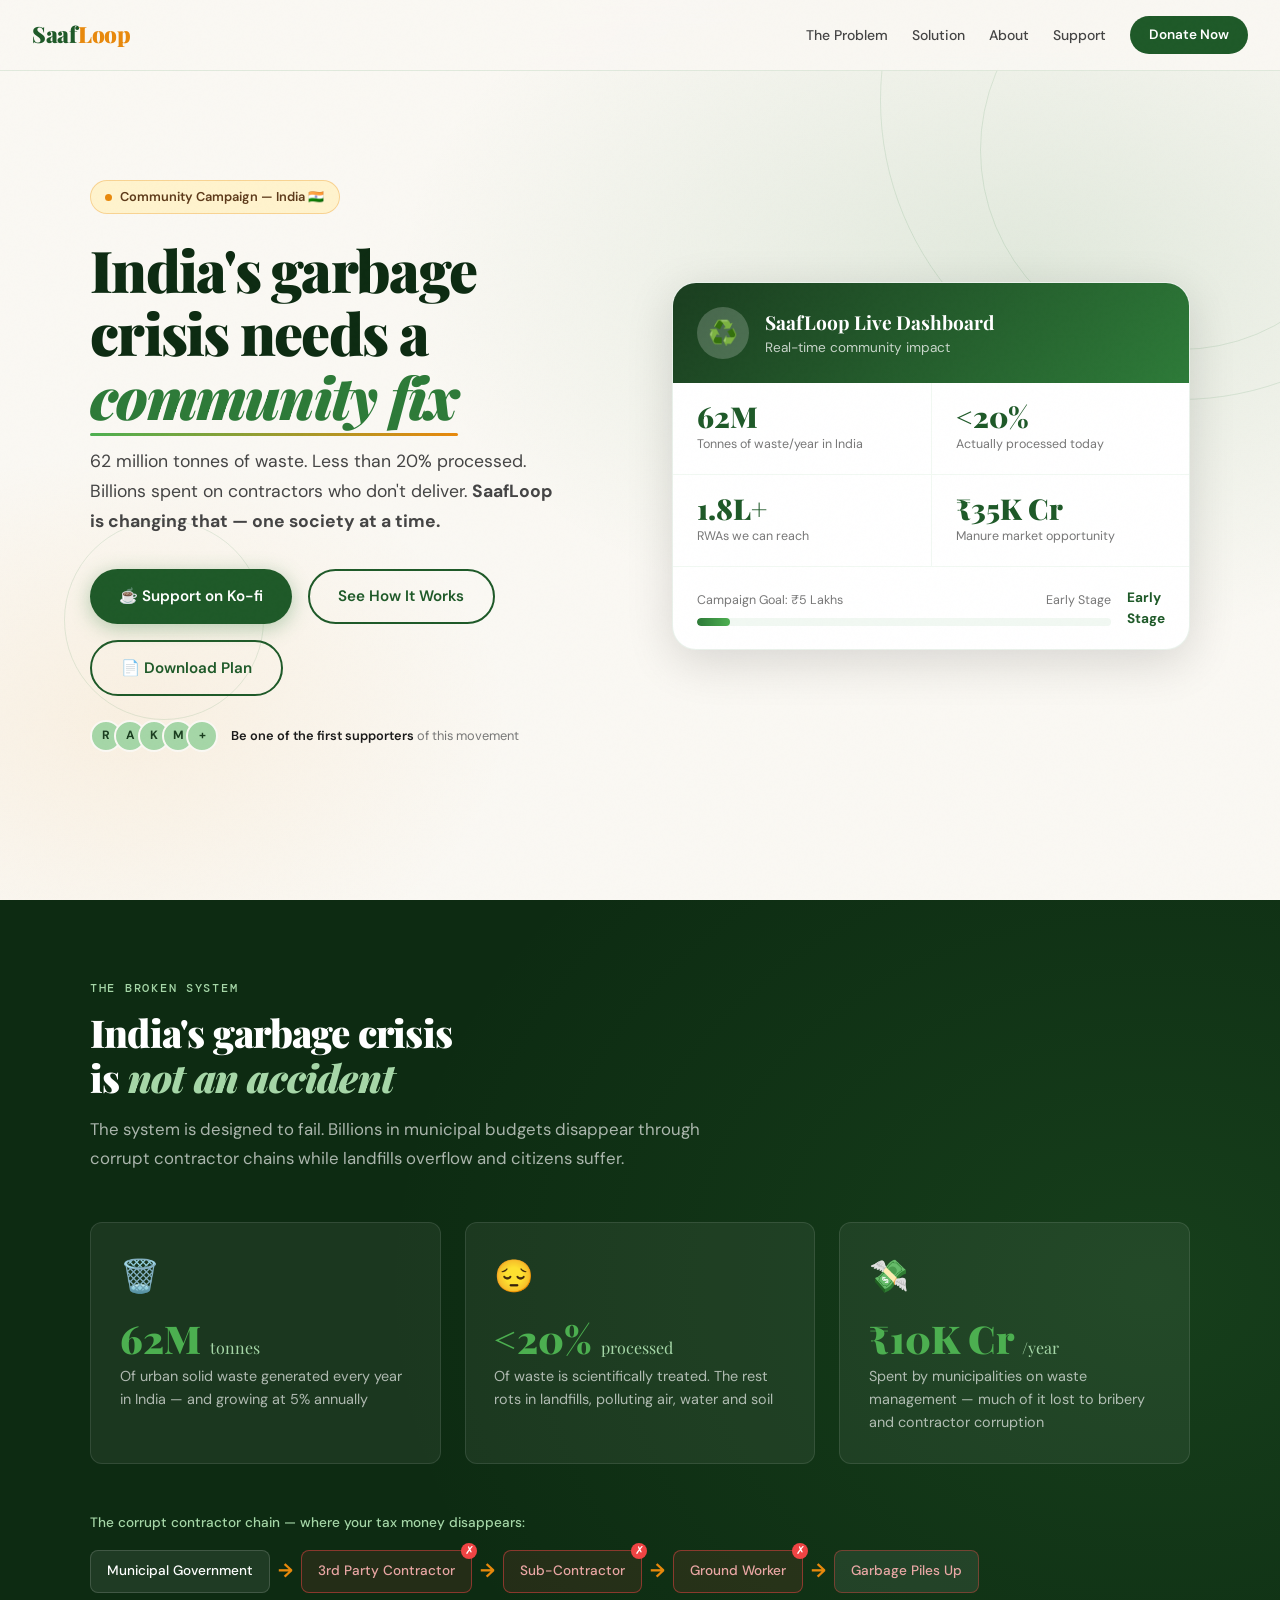
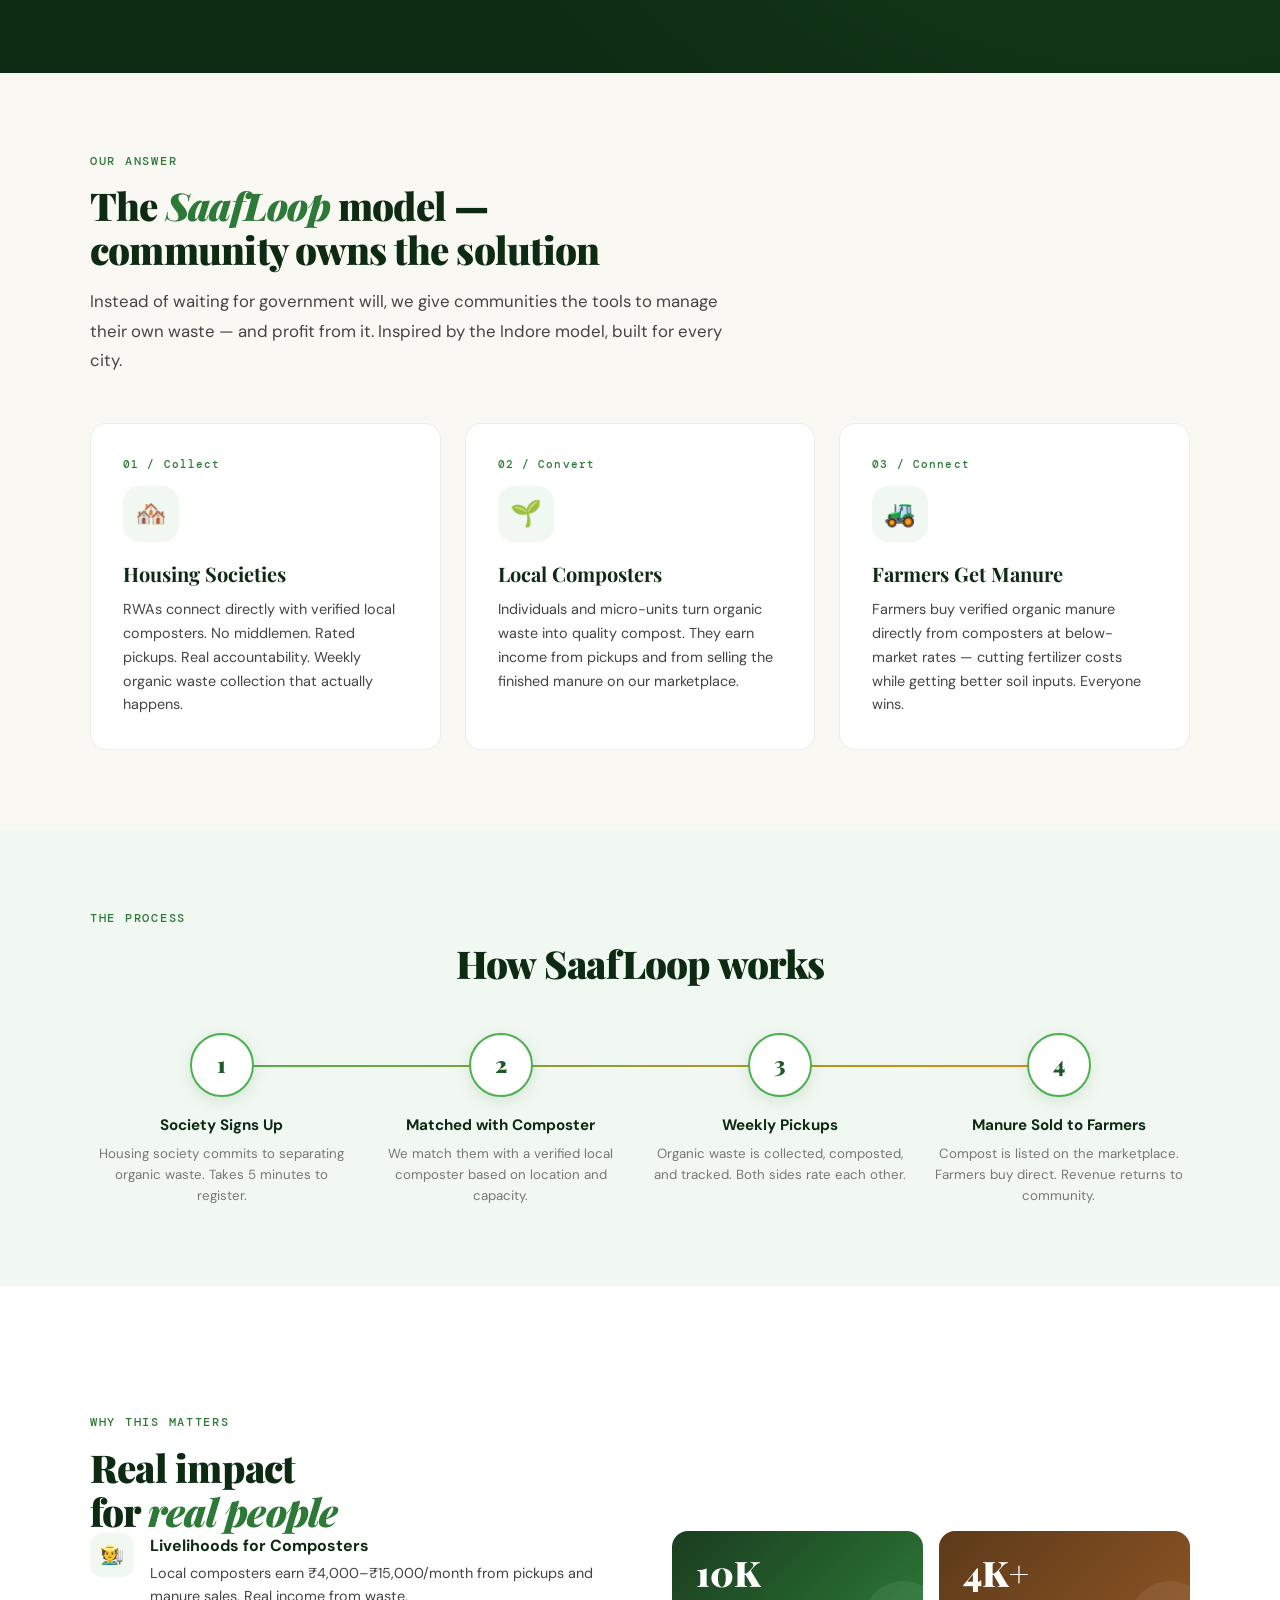
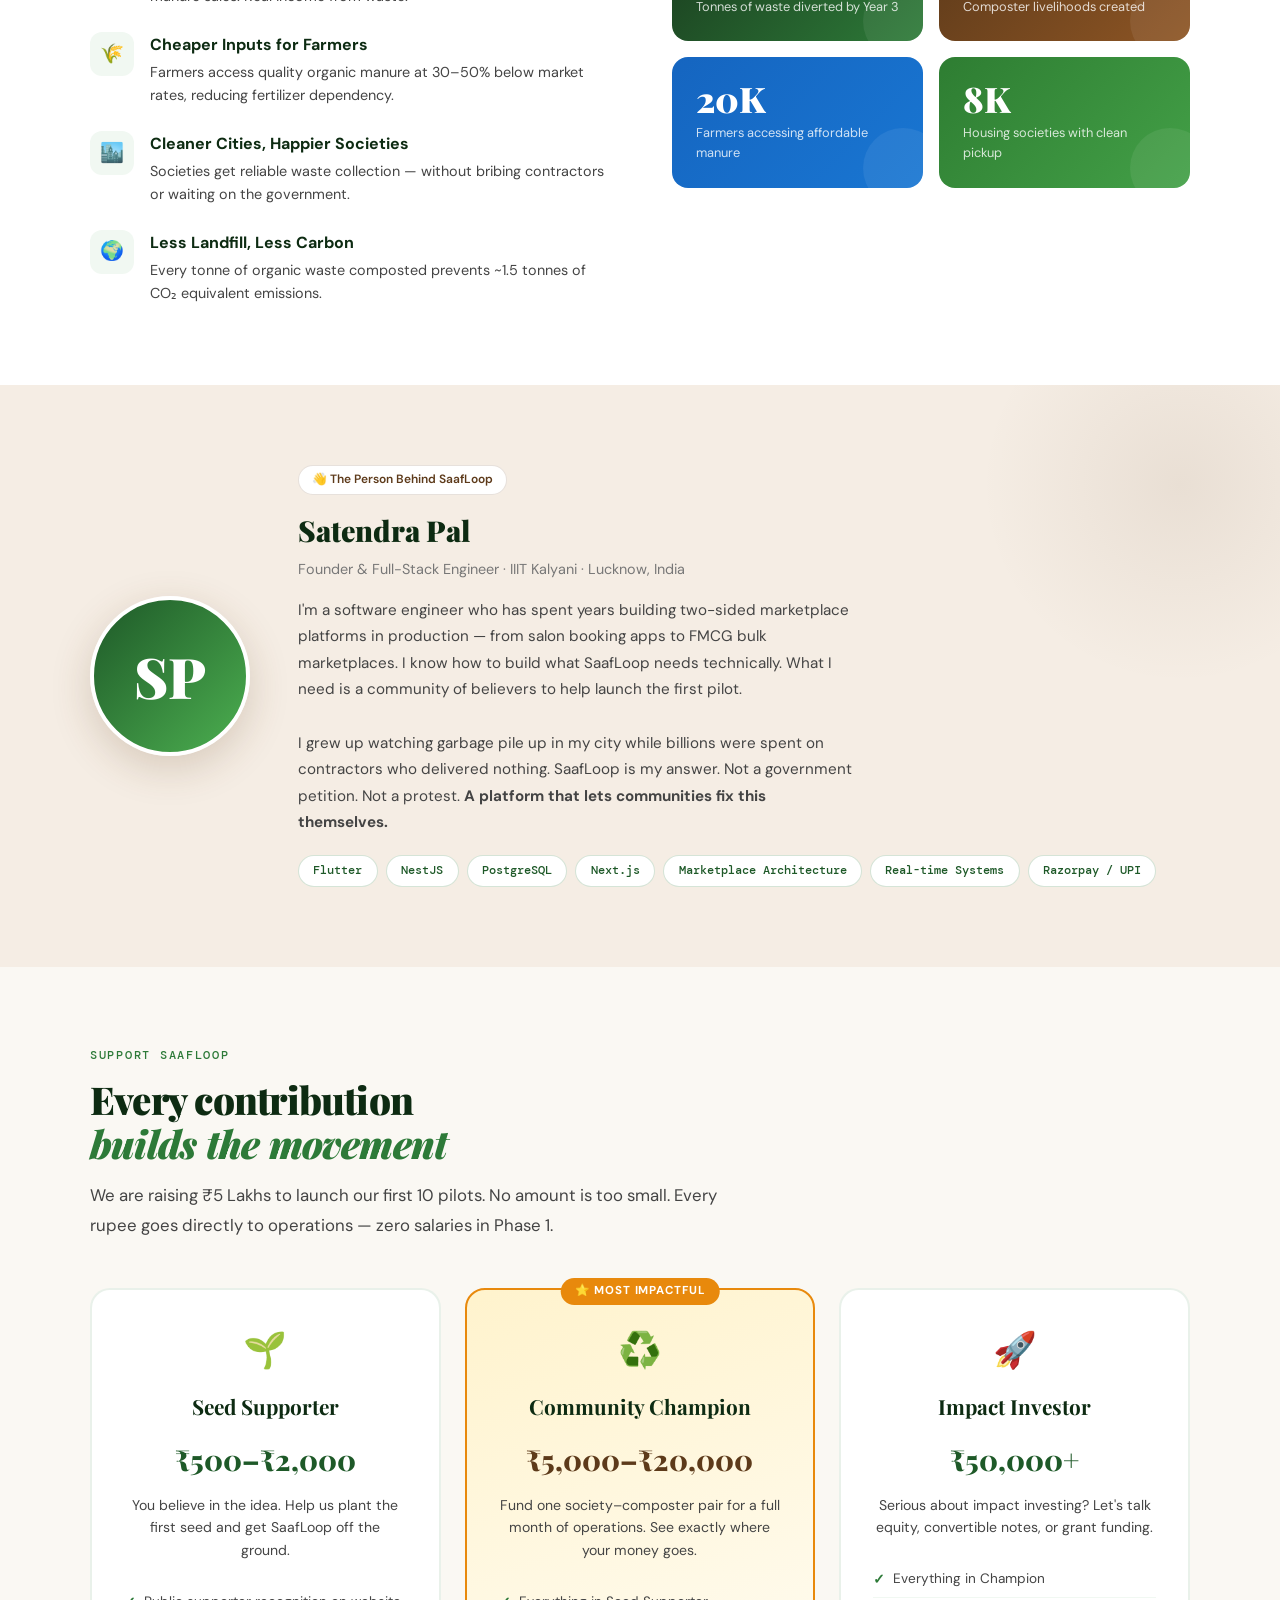
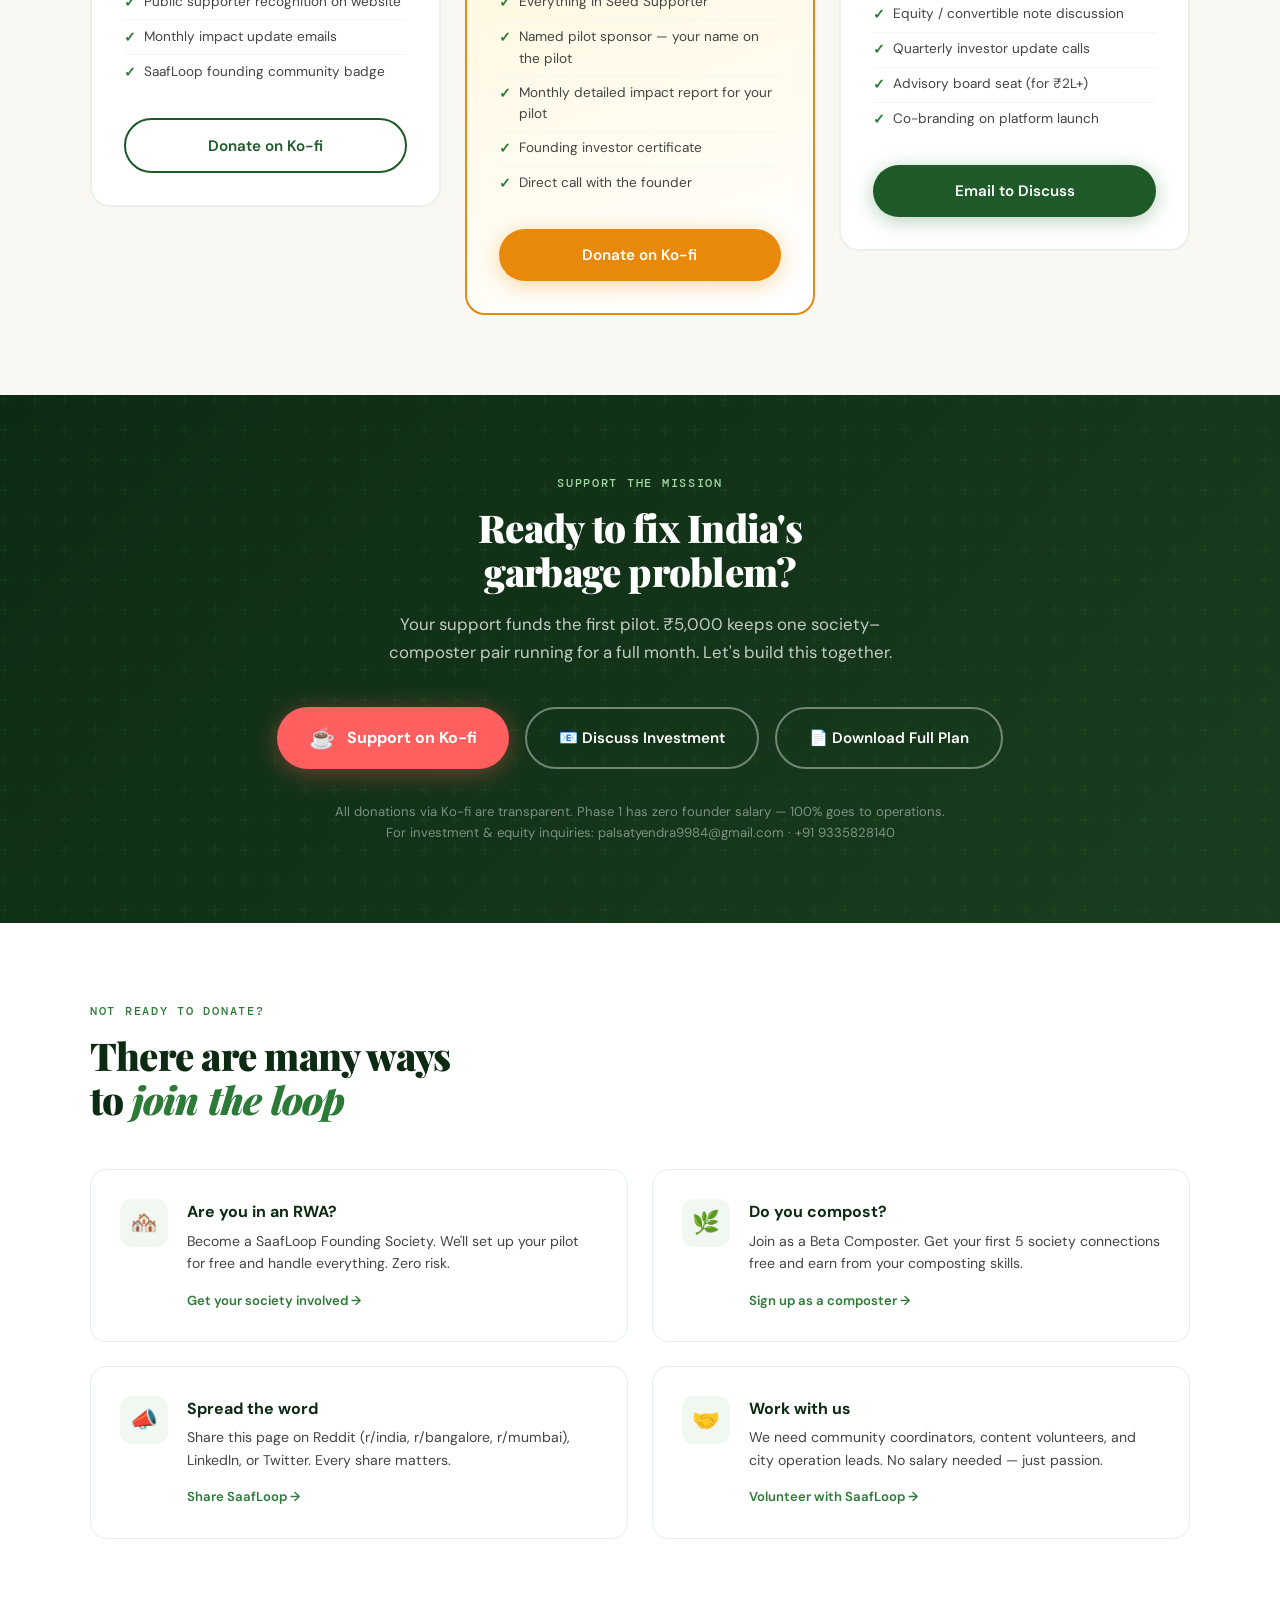
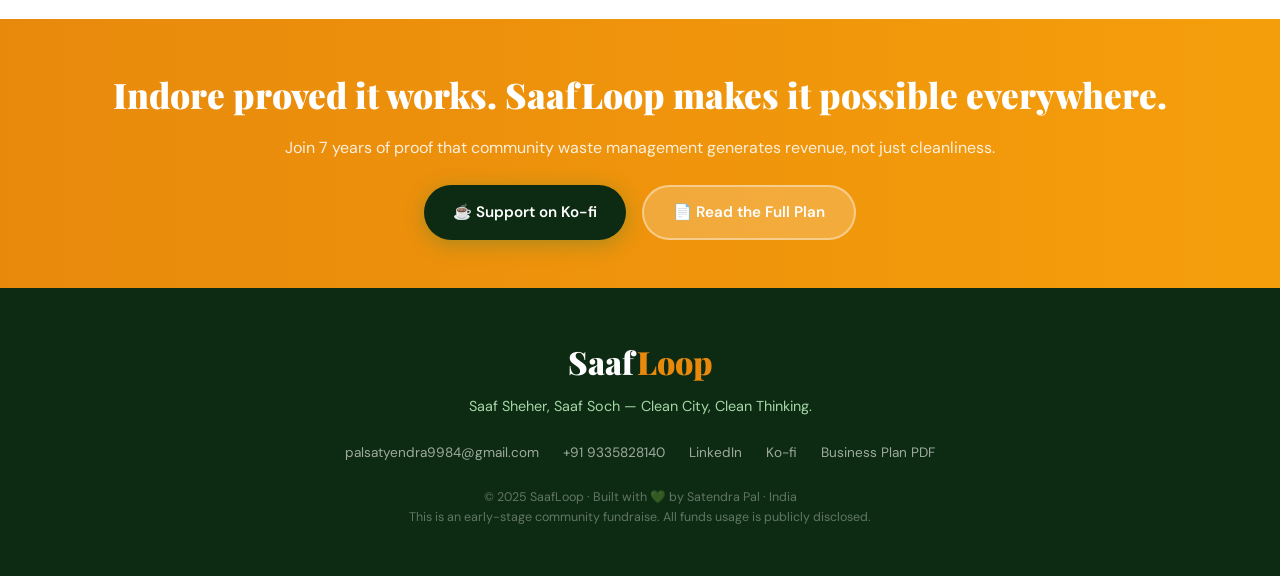
<file: site/saafloop_campaign.html>
<!DOCTYPE html>
<html lang="en">
<head>
<meta charset="UTF-8"/>
<meta name="viewport" content="width=device-width, initial-scale=1.0"/>
<title>SaafLoop — Join the Movement to Fix India's Garbage Crisis</title>
<meta name="description" content="India generates 62 million tonnes of waste annually. Less than 20% is processed. SaafLoop is a community-driven platform to change that. Join us."/>
<link rel="preconnect" href="https://fonts.googleapis.com"/>
<link href="https://fonts.googleapis.com/css2?family=Playfair+Display:ital,wght@0,700;0,900;1,700&family=DM+Sans:wght@300;400;500;600&family=DM+Mono:wght@400;500&display=swap" rel="stylesheet"/>
<style>
/* ── Reset & Variables ─────────────────────────────────────────── */
*,*::before,*::after{box-sizing:border-box;margin:0;padding:0}
:root{
  --green-900:#0d2b12;
  --green-800:#1a3d1f;
  --green-700:#1e5928;
  --green-600:#2d7a38;
  --green-400:#4caf50;
  --green-200:#a5d6a7;
  --green-50:#f1f8f2;
  --earth:#5d3a1a;
  --earth-light:#f5ede4;
  --amber:#e8890c;
  --amber-light:#fff3cd;
  --cream:#faf8f3;
  --text:#1a1a1a;
  --text-mid:#444;
  --text-light:#777;
  --white:#ffffff;
  --radius:12px;
  --shadow:0 4px 24px rgba(0,0,0,0.08);
  --shadow-lg:0 12px 48px rgba(0,0,0,0.14);
}
html{scroll-behavior:smooth}
body{
  font-family:'DM Sans',sans-serif;
  background:var(--cream);
  color:var(--text);
  line-height:1.6;
  overflow-x:hidden;
}
img{max-width:100%;display:block}
a{color:inherit;text-decoration:none}

/* ── Noise texture overlay ─────────────────────────────────────── */
body::before{
  content:'';
  position:fixed;inset:0;
  background-image:url("data:image/svg+xml,%3Csvg viewBox='0 0 256 256' xmlns='http://www.w3.org/2000/svg'%3E%3Cfilter id='n'%3E%3CfeTurbulence type='fractalNoise' baseFrequency='0.9' numOctaves='4' stitchTiles='stitch'/%3E%3C/filter%3E%3Crect width='100%25' height='100%25' filter='url(%23n)' opacity='0.035'/%3E%3C/svg%3E");
  pointer-events:none;z-index:9999;opacity:.4;
}

/* ── Nav ───────────────────────────────────────────────────────── */
nav{
  position:fixed;top:0;left:0;right:0;z-index:100;
  display:flex;align-items:center;justify-content:space-between;
  padding:1rem 2rem;
  background:rgba(250,248,243,0.88);
  backdrop-filter:blur(12px);
  border-bottom:1px solid rgba(45,122,56,0.12);
  transition:box-shadow .3s;
}
nav.scrolled{box-shadow:0 2px 20px rgba(0,0,0,0.08)}
.nav-logo{
  font-family:'Playfair Display',serif;
  font-size:1.4rem;font-weight:900;
  color:var(--green-700);
  letter-spacing:-0.02em;
}
.nav-logo span{color:var(--amber)}
.nav-links{display:flex;gap:1.5rem;align-items:center}
.nav-links a{
  font-size:.875rem;font-weight:500;color:var(--text-mid);
  transition:color .2s;
}
.nav-links a:hover{color:var(--green-700)}
.nav-cta{
  background:var(--green-700);color:var(--white)!important;
  padding:.5rem 1.2rem;border-radius:100px;
  font-weight:600!important;font-size:.85rem!important;
  transition:background .2s,transform .15s!important;
}
.nav-cta:hover{background:var(--green-600)!important;transform:translateY(-1px)!important}

/* ── Hero ──────────────────────────────────────────────────────── */
.hero{
  min-height:100vh;
  display:flex;align-items:center;
  position:relative;overflow:hidden;
  padding:6rem 2rem 4rem;
}
.hero-bg{
  position:absolute;inset:0;
  background:
    radial-gradient(ellipse 70% 60% at 80% 30%, rgba(45,122,56,0.12) 0%, transparent 70%),
    radial-gradient(ellipse 50% 50% at 10% 80%, rgba(232,137,12,0.08) 0%, transparent 60%),
    var(--cream);
}
.hero-circles{position:absolute;inset:0;overflow:hidden;pointer-events:none}
.hero-circles span{
  position:absolute;border-radius:50%;
  border:1px solid rgba(45,122,56,0.12);
  animation:pulse 8s ease-in-out infinite;
}
.hero-circles span:nth-child(1){width:600px;height:600px;right:-200px;top:-200px;animation-delay:0s}
.hero-circles span:nth-child(2){width:400px;height:400px;right:-100px;top:-50px;animation-delay:1s}
.hero-circles span:nth-child(3){width:200px;height:200px;left:5%;bottom:20%;animation-delay:2s}
@keyframes pulse{0%,100%{transform:scale(1);opacity:.6}50%{transform:scale(1.05);opacity:1}}

.hero-inner{
  max-width:1100px;margin:0 auto;
  display:grid;grid-template-columns:1fr 1fr;
  gap:4rem;align-items:center;
  position:relative;z-index:1;
}
.hero-badge{
  display:inline-flex;align-items:center;gap:.5rem;
  background:var(--amber-light);
  border:1px solid rgba(232,137,12,0.3);
  border-radius:100px;
  padding:.35rem .9rem;
  font-size:.8rem;font-weight:600;color:var(--earth);
  margin-bottom:1.5rem;
  animation:fadeUp .6s ease both;
}
.badge-dot{
  width:7px;height:7px;border-radius:50%;
  background:var(--amber);
  animation:blink 2s ease-in-out infinite;
}
@keyframes blink{0%,100%{opacity:1}50%{opacity:.3}}

.hero h1{
  font-family:'Playfair Display',serif;
  font-size:clamp(2.4rem,4.5vw,3.8rem);
  font-weight:900;line-height:1.1;
  letter-spacing:-0.03em;
  color:var(--green-900);
  animation:fadeUp .7s .1s ease both;
}
.hero h1 em{
  font-style:italic;color:var(--green-600);
  position:relative;
}
.hero h1 em::after{
  content:'';
  position:absolute;left:0;bottom:-2px;right:0;height:3px;
  background:linear-gradient(90deg,var(--green-400),var(--amber));
  border-radius:2px;
}
.hero-sub{
  margin-top:1.2rem;
  font-size:1.1rem;color:var(--text-mid);
  line-height:1.7;max-width:480px;
  animation:fadeUp .7s .2s ease both;
}
.hero-actions{
  display:flex;gap:1rem;flex-wrap:wrap;
  margin-top:2rem;
  animation:fadeUp .7s .3s ease both;
}
.btn{
  display:inline-flex;align-items:center;gap:.5rem;
  padding:.85rem 1.8rem;border-radius:100px;
  font-weight:600;font-size:.95rem;
  cursor:pointer;border:none;
  transition:transform .2s,box-shadow .2s,background .2s;
  text-decoration:none;
}
.btn:hover{transform:translateY(-2px)}
.btn-primary{
  background:var(--green-700);color:var(--white);
  box-shadow:0 4px 20px rgba(45,122,56,0.35);
}
.btn-primary:hover{background:var(--green-600);box-shadow:0 8px 28px rgba(45,122,56,0.4)}
.btn-amber{
  background:var(--amber);color:var(--white);
  box-shadow:0 4px 20px rgba(232,137,12,0.35);
}
.btn-amber:hover{box-shadow:0 8px 28px rgba(232,137,12,0.45)}
.btn-outline{
  background:transparent;color:var(--green-700);
  border:2px solid var(--green-700);
}
.btn-outline:hover{background:var(--green-50)}

.hero-trust{
  display:flex;align-items:center;gap:.8rem;
  margin-top:1.5rem;
  animation:fadeUp .7s .4s ease both;
}
.trust-avatars{display:flex}
.trust-avatars span{
  width:32px;height:32px;border-radius:50%;
  border:2px solid var(--cream);
  background:var(--green-200);
  display:flex;align-items:center;justify-content:center;
  font-size:.75rem;font-weight:700;color:var(--green-800);
  margin-left:-8px;
}
.trust-avatars span:first-child{margin-left:0}
.trust-text{font-size:.8rem;color:var(--text-light)}
.trust-text strong{color:var(--text);font-weight:600}

/* Hero visual card */
.hero-visual{animation:fadeUp .8s .15s ease both}
.hero-card{
  background:var(--white);
  border-radius:24px;
  box-shadow:var(--shadow-lg);
  overflow:hidden;
  border:1px solid rgba(45,122,56,0.1);
}
.hero-card-header{
  background:linear-gradient(135deg,var(--green-800),var(--green-600));
  padding:1.5rem;
  display:flex;align-items:center;gap:1rem;
}
.hero-card-icon{
  width:52px;height:52px;border-radius:50%;
  background:rgba(255,255,255,0.2);
  display:flex;align-items:center;justify-content:center;
  font-size:1.5rem;flex-shrink:0;
}
.hero-card-header h3{
  font-family:'Playfair Display',serif;
  color:var(--white);font-size:1.2rem;
}
.hero-card-header p{color:rgba(255,255,255,0.75);font-size:.85rem}
.hero-stats{
  display:grid;grid-template-columns:1fr 1fr;
  gap:1px;background:var(--green-50);
}
.stat-item{
  background:var(--white);
  padding:1.2rem 1.5rem;
  position:relative;overflow:hidden;
}
.stat-item::before{
  content:'';
  position:absolute;top:0;left:0;right:0;height:2px;
  background:linear-gradient(90deg,var(--green-400),transparent);
  opacity:0;transition:opacity .3s;
}
.stat-item:hover::before{opacity:1}
.stat-num{
  font-family:'Playfair Display',serif;
  font-size:1.8rem;font-weight:900;
  color:var(--green-700);line-height:1;
}
.stat-label{font-size:.78rem;color:var(--text-light);margin-top:.25rem}
.hero-card-footer{
  padding:1.2rem 1.5rem;
  border-top:1px solid var(--green-50);
  display:flex;align-items:center;justify-content:space-between;
}
.progress-wrap{flex:1;margin-right:1rem}
.progress-label{
  display:flex;justify-content:space-between;
  font-size:.78rem;color:var(--text-light);margin-bottom:.4rem;
}
.progress-bar{
  height:8px;background:var(--green-50);border-radius:100px;overflow:hidden;
}
.progress-fill{
  height:100%;border-radius:100px;
  background:linear-gradient(90deg,var(--green-600),var(--green-400));
  width:0%;transition:width 1.5s ease;
}
.progress-pct{
  font-size:.85rem;font-weight:700;color:var(--green-700);
  white-space:nowrap;
}

@keyframes fadeUp{from{opacity:0;transform:translateY(24px)}to{opacity:1;transform:translateY(0)}}

/* ── Section layout ────────────────────────────────────────────── */
section{padding:5rem 2rem}
.container{max-width:1100px;margin:0 auto}
.section-label{
  font-family:'DM Mono',monospace;
  font-size:.72rem;font-weight:500;letter-spacing:.15em;
  text-transform:uppercase;color:var(--green-600);
  margin-bottom:.75rem;
}
.section-title{
  font-family:'Playfair Display',serif;
  font-size:clamp(1.8rem,3vw,2.8rem);
  font-weight:900;line-height:1.15;
  color:var(--green-900);letter-spacing:-0.02em;
}
.section-title em{font-style:italic;color:var(--green-600)}
.section-body{
  font-size:1.05rem;color:var(--text-mid);
  line-height:1.75;max-width:640px;margin-top:1rem;
}

/* ── Problem section ───────────────────────────────────────────── */
.problem{background:var(--green-900);color:var(--white);position:relative;overflow:hidden}
.problem::before{
  content:'';position:absolute;inset:0;
  background:radial-gradient(ellipse 60% 80% at 90% 50%,rgba(76,175,80,0.15),transparent);
}
.problem .section-label{color:var(--green-200)}
.problem .section-title{color:var(--white)}
.problem .section-title em{color:var(--green-200)}
.problem-grid{
  display:grid;grid-template-columns:repeat(3,1fr);
  gap:1.5rem;margin-top:3rem;
}
.problem-card{
  background:rgba(255,255,255,0.06);
  border:1px solid rgba(255,255,255,0.1);
  border-radius:var(--radius);
  padding:1.8rem;
  transition:background .3s,transform .3s;
  position:relative;z-index:1;
}
.problem-card:hover{background:rgba(255,255,255,0.1);transform:translateY(-4px)}
.problem-icon{font-size:2rem;margin-bottom:1rem}
.problem-num{
  font-family:'Playfair Display',serif;
  font-size:2.4rem;font-weight:900;
  color:var(--green-400);line-height:1;
}
.problem-unit{font-size:1rem;font-weight:400;color:var(--green-200)}
.problem-desc{
  font-size:.9rem;color:rgba(255,255,255,0.65);
  margin-top:.5rem;line-height:1.6;
}
.chain-wrap{margin-top:3rem;position:relative;z-index:1}
.chain-label{font-size:.85rem;color:var(--green-200);margin-bottom:1rem;font-weight:500}
.chain{
  display:flex;align-items:center;flex-wrap:wrap;gap:.5rem;
}
.chain-node{
  background:rgba(255,255,255,0.08);
  border:1px solid rgba(255,255,255,0.15);
  border-radius:8px;padding:.6rem 1rem;
  font-size:.85rem;color:var(--white);
  font-weight:500;
}
.chain-arrow{color:var(--amber);font-size:1.2rem;font-weight:700}
.chain-node.broken{
  border-color:rgba(239,68,68,0.5);
  background:rgba(239,68,68,0.1);
  color:rgba(255,180,180,0.9);
  position:relative;
}
.chain-node.broken::after{
  content:'✗';
  position:absolute;top:-8px;right:-6px;
  font-size:.7rem;background:#ef4444;color:white;
  border-radius:50%;width:16px;height:16px;
  display:flex;align-items:center;justify-content:center;
}

/* ── Solution ──────────────────────────────────────────────────── */
.solution{background:var(--cream)}
.solution-grid{
  display:grid;grid-template-columns:repeat(3,1fr);
  gap:1.5rem;margin-top:3rem;
}
.solution-card{
  background:var(--white);
  border:1px solid rgba(45,122,56,0.1);
  border-radius:16px;padding:2rem;
  transition:box-shadow .3s,transform .3s;
  position:relative;overflow:hidden;
}
.solution-card::after{
  content:'';
  position:absolute;top:0;left:0;right:0;height:3px;
  background:linear-gradient(90deg,var(--green-600),var(--green-400));
  transform:scaleX(0);transform-origin:left;
  transition:transform .4s ease;
}
.solution-card:hover{box-shadow:var(--shadow-lg);transform:translateY(-6px)}
.solution-card:hover::after{transform:scaleX(1)}
.solution-step{
  font-family:'DM Mono',monospace;
  font-size:.7rem;letter-spacing:.1em;
  color:var(--green-600);font-weight:500;
  margin-bottom:.75rem;
}
.solution-icon-wrap{
  width:56px;height:56px;border-radius:16px;
  background:var(--green-50);
  display:flex;align-items:center;justify-content:center;
  font-size:1.6rem;margin-bottom:1rem;
}
.solution-card h3{
  font-family:'Playfair Display',serif;
  font-size:1.25rem;font-weight:700;
  color:var(--green-900);margin-bottom:.5rem;
}
.solution-card p{font-size:.9rem;color:var(--text-mid);line-height:1.65}

/* ── How it works ──────────────────────────────────────────────── */
.how{background:var(--green-50)}
.how-steps{
  display:grid;grid-template-columns:repeat(4,1fr);
  gap:1rem;margin-top:3rem;position:relative;
}
.how-steps::before{
  content:'';
  position:absolute;top:32px;left:10%;right:10%;height:2px;
  background:linear-gradient(90deg,var(--green-400),var(--amber));
  z-index:0;
}
.how-step{
  text-align:center;position:relative;z-index:1;
}
.how-step-num{
  width:64px;height:64px;border-radius:50%;
  background:var(--white);
  border:2px solid var(--green-400);
  display:flex;align-items:center;justify-content:center;
  margin:0 auto 1rem;
  font-family:'Playfair Display',serif;
  font-size:1.4rem;font-weight:900;color:var(--green-700);
  box-shadow:0 4px 16px rgba(45,122,56,0.15);
  transition:background .3s,transform .3s;
}
.how-step:hover .how-step-num{background:var(--green-700);color:var(--white);transform:scale(1.1)}
.how-step h4{
  font-weight:700;font-size:.95rem;
  color:var(--green-900);margin-bottom:.35rem;
}
.how-step p{font-size:.83rem;color:var(--text-light);line-height:1.6}

/* ── Impact ────────────────────────────────────────────────────── */
.impact{background:var(--white)}
.impact-grid{
  display:grid;grid-template-columns:1fr 1fr;
  gap:4rem;align-items:center;
  margin-top:3rem;
}
.impact-items{display:flex;flex-direction:column;gap:1.5rem}
.impact-item{
  display:flex;gap:1rem;align-items:flex-start;
}
.impact-icon{
  width:44px;height:44px;border-radius:12px;
  background:var(--green-50);
  display:flex;align-items:center;justify-content:center;
  font-size:1.2rem;flex-shrink:0;
}
.impact-item h4{font-weight:700;color:var(--green-900);margin-bottom:.2rem}
.impact-item p{font-size:.9rem;color:var(--text-mid);line-height:1.6}
.impact-numbers{
  display:grid;grid-template-columns:1fr 1fr;gap:1rem;
}
.impact-num-card{
  background:linear-gradient(135deg,var(--green-800),var(--green-600));
  border-radius:16px;padding:1.5rem;color:var(--white);
  position:relative;overflow:hidden;
}
.impact-num-card::before{
  content:'';position:absolute;right:-20px;bottom:-20px;
  width:80px;height:80px;border-radius:50%;
  background:rgba(255,255,255,0.07);
}
.impact-num-card:nth-child(2){
  background:linear-gradient(135deg,var(--earth),#8d5524);
}
.impact-num-card:nth-child(3){
  background:linear-gradient(135deg,#1565c0,#1976d2);
}
.impact-num-card:nth-child(4){
  background:linear-gradient(135deg,#2e7d32,#43a047);
}
.impact-big{
  font-family:'Playfair Display',serif;
  font-size:2.2rem;font-weight:900;line-height:1;
}
.impact-desc{font-size:.8rem;opacity:.8;margin-top:.4rem}

/* ── Founder ───────────────────────────────────────────────────── */
.founder{background:var(--earth-light);position:relative;overflow:hidden}
.founder::before{
  content:'';position:absolute;
  right:-100px;top:-100px;
  width:400px;height:400px;border-radius:50%;
  background:radial-gradient(circle,rgba(93,58,26,0.08),transparent 70%);
}
.founder-inner{
  display:grid;grid-template-columns:auto 1fr;
  gap:3rem;align-items:center;
  position:relative;z-index:1;
}
.founder-avatar{
  width:160px;height:160px;border-radius:50%;
  background:linear-gradient(135deg,var(--green-700),var(--green-400));
  display:flex;align-items:center;justify-content:center;
  font-family:'Playfair Display',serif;
  font-size:3.5rem;font-weight:900;color:var(--white);
  flex-shrink:0;
  box-shadow:0 12px 40px rgba(93,58,26,0.2);
  border:4px solid var(--white);
}
.founder-tag{
  display:inline-flex;align-items:center;gap:.4rem;
  background:var(--white);
  border:1px solid rgba(93,58,26,0.15);
  border-radius:100px;padding:.3rem .8rem;
  font-size:.75rem;font-weight:600;color:var(--earth);
  margin-bottom:.75rem;
}
.founder h3{
  font-family:'Playfair Display',serif;
  font-size:1.8rem;font-weight:900;color:var(--green-900);
  margin-bottom:.25rem;
}
.founder-role{color:var(--text-light);font-size:.9rem;margin-bottom:1rem}
.founder-bio{
  font-size:.95rem;color:var(--text-mid);line-height:1.75;
  max-width:560px;
}
.founder-skills{
  display:flex;flex-wrap:wrap;gap:.5rem;margin-top:1.2rem;
}
.skill-tag{
  background:var(--white);
  border:1px solid rgba(45,122,56,0.2);
  border-radius:100px;
  padding:.3rem .9rem;
  font-size:.78rem;font-weight:500;color:var(--green-700);
  font-family:'DM Mono',monospace;
}

/* ── Tiers / Support ───────────────────────────────────────────── */
.support{background:var(--cream)}
.support-grid{
  display:grid;grid-template-columns:repeat(3,1fr);
  gap:1.5rem;margin-top:3rem;align-items:start;
}
.support-card{
  background:var(--white);
  border:2px solid rgba(45,122,56,0.1);
  border-radius:20px;padding:2rem;
  transition:box-shadow .3s,transform .3s,border-color .3s;
  text-align:center;
}
.support-card:hover{
  box-shadow:var(--shadow-lg);transform:translateY(-6px);
  border-color:var(--green-400);
}
.support-card.featured{
  border-color:var(--amber);
  background:linear-gradient(160deg,var(--amber-light),var(--white));
  position:relative;
}
.featured-badge{
  position:absolute;top:-12px;left:50%;transform:translateX(-50%);
  background:var(--amber);color:var(--white);
  font-size:.72rem;font-weight:700;letter-spacing:.08em;text-transform:uppercase;
  padding:.25rem .9rem;border-radius:100px;white-space:nowrap;
}
.support-icon{font-size:2.2rem;margin-bottom:.75rem}
.support-card h3{
  font-family:'Playfair Display',serif;
  font-size:1.3rem;font-weight:700;color:var(--green-900);
  margin-bottom:.25rem;
}
.support-amount{
  font-size:1.8rem;font-weight:800;color:var(--green-700);
  font-family:'Playfair Display',serif;
  margin:.75rem 0;
}
.support-card.featured .support-amount{color:var(--earth)}
.support-desc{font-size:.88rem;color:var(--text-mid);line-height:1.6;margin-bottom:1.5rem}
.support-perks{
  text-align:left;margin-bottom:1.8rem;
}
.perk{
  display:flex;align-items:flex-start;gap:.5rem;
  font-size:.85rem;color:var(--text-mid);
  padding:.35rem 0;border-bottom:1px solid var(--green-50);
}
.perk:last-child{border-bottom:none}
.perk-check{color:var(--green-600);font-weight:700;flex-shrink:0;margin-top:1px}

/* ── Donate section ────────────────────────────────────────────── */
.donate{
  background:linear-gradient(135deg,var(--green-900),var(--green-800));
  color:var(--white);text-align:center;
  position:relative;overflow:hidden;
}
.donate::before{
  content:'';position:absolute;inset:0;
  background:url("data:image/svg+xml,%3Csvg width='60' height='60' viewBox='0 0 60 60' xmlns='http://www.w3.org/2000/svg'%3E%3Cg fill='none' fill-rule='evenodd'%3E%3Cg fill='%234caf50' fill-opacity='0.06'%3E%3Cpath d='M36 34v-4h-2v4h-4v2h4v4h2v-4h4v-2h-4zm0-30V0h-2v4h-4v2h4v4h2V6h4V4h-4zM6 34v-4H4v4H0v2h4v4h2v-4h4v-2H6zM6 4V0H4v4H0v2h4v4h2V6h4V4H6z'/%3E%3C/g%3E%3C/g%3E%3C/svg%3E");
}
.donate .section-label{color:var(--green-200)}
.donate .section-title{color:var(--white)}
.donate-sub{
  font-size:1.05rem;color:rgba(255,255,255,0.75);
  max-width:520px;margin:1rem auto 2.5rem;line-height:1.7;
}
.donate-buttons{
  display:flex;gap:1rem;justify-content:center;flex-wrap:wrap;
  position:relative;z-index:1;margin-bottom:2rem;
}
.kofi-btn{
  display:inline-flex;align-items:center;gap:.75rem;
  background:#ff5f5f;color:var(--white);
  padding:.9rem 2rem;border-radius:100px;
  font-weight:700;font-size:1rem;
  box-shadow:0 4px 24px rgba(255,95,95,0.4);
  transition:transform .2s,box-shadow .2s;
  text-decoration:none;
}
.kofi-btn:hover{transform:translateY(-2px);box-shadow:0 8px 32px rgba(255,95,95,0.5)}
.kofi-icon{font-size:1.3rem}
.donate-note{
  font-size:.82rem;color:rgba(255,255,255,0.45);
  position:relative;z-index:1;
}

/* ── Ways to help ──────────────────────────────────────────────── */
.help{background:var(--white)}
.help-grid{
  display:grid;grid-template-columns:repeat(2,1fr);
  gap:1.5rem;margin-top:3rem;
}
.help-card{
  border:1px solid rgba(45,122,56,0.12);
  border-radius:16px;padding:1.8rem;
  display:flex;gap:1.2rem;
  transition:box-shadow .3s,border-color .3s;
}
.help-card:hover{box-shadow:var(--shadow);border-color:var(--green-400)}
.help-icon{
  width:48px;height:48px;border-radius:12px;
  background:var(--green-50);flex-shrink:0;
  display:flex;align-items:center;justify-content:center;
  font-size:1.4rem;
}
.help-card h4{font-weight:700;color:var(--green-900);margin-bottom:.3rem;font-size:1rem}
.help-card p{font-size:.88rem;color:var(--text-mid);line-height:1.6;margin-bottom:.75rem}
.help-link{
  font-size:.82rem;font-weight:600;color:var(--green-600);
  display:inline-flex;align-items:center;gap:.25rem;
}
.help-link:hover{color:var(--green-800)}

/* ── CTA Banner ────────────────────────────────────────────────── */
.cta-banner{
  background:linear-gradient(90deg,var(--amber),#f59e0b);
  padding:3rem 2rem;text-align:center;
}
.cta-banner h2{
  font-family:'Playfair Display',serif;
  font-size:clamp(1.5rem,3vw,2.2rem);
  color:var(--white);margin-bottom:.75rem;
  font-weight:900;
}
.cta-banner p{color:rgba(255,255,255,0.85);margin-bottom:1.5rem;font-size:1rem}
.cta-banner .btn-primary{background:var(--green-900)}
.cta-banner .btn-primary:hover{background:var(--green-800)}

/* ── Footer ────────────────────────────────────────────────────── */
footer{
  background:var(--green-900);color:rgba(255,255,255,0.7);
  padding:3rem 2rem;text-align:center;
}
.footer-logo{
  font-family:'Playfair Display',serif;
  font-size:2rem;font-weight:900;color:var(--white);
  margin-bottom:.5rem;
}
.footer-logo span{color:var(--amber)}
.footer-tagline{font-size:.9rem;margin-bottom:1.5rem;color:var(--green-200)}
.footer-links{
  display:flex;gap:1.5rem;justify-content:center;flex-wrap:wrap;
  margin-bottom:1.5rem;font-size:.85rem;
}
.footer-links a{color:rgba(255,255,255,.6);transition:color .2s}
.footer-links a:hover{color:var(--white)}
.footer-note{font-size:.78rem;color:rgba(255,255,255,.35)}

/* ── Scroll reveal ─────────────────────────────────────────────── */
.reveal{opacity:0;transform:translateY(32px);transition:opacity .7s ease,transform .7s ease}
.reveal.visible{opacity:1;transform:translateY(0)}

/* ── Responsive ────────────────────────────────────────────────── */
@media(max-width:900px){
  .hero-inner,.impact-grid,.founder-inner{grid-template-columns:1fr}
  .hero-visual{display:none}
  .problem-grid,.solution-grid,.support-grid{grid-template-columns:1fr}
  .how-steps{grid-template-columns:1fr 1fr}
  .how-steps::before{display:none}
  .help-grid{grid-template-columns:1fr}
  .impact-numbers{grid-template-columns:1fr 1fr}
  .founder-inner{grid-template-columns:1fr;text-align:center}
  .founder-avatar{margin:0 auto}
  .founder-skills{justify-content:center}
}
@media(max-width:600px){
  .nav-links{display:none}
  .hero-actions{flex-direction:column}
  .btn{justify-content:center}
  .how-steps{grid-template-columns:1fr}
  .impact-numbers{grid-template-columns:1fr}
  .donate-buttons{flex-direction:column;align-items:center}
}
</style>
</head>
<body>

<!-- ── Navigation ────────────────────────────────────────────── -->
<nav id="nav">
  <div class="nav-logo">Saaf<span>Loop</span></div>
  <div class="nav-links">
    <a href="#problem">The Problem</a>
    <a href="#solution">Solution</a>
    <a href="#founder">About</a>
    <a href="#support">Support</a>
    <a href="#donate" class="nav-cta">Donate Now</a>
  </div>
</nav>

<!-- ── Hero ──────────────────────────────────────────────────── -->
<section class="hero" id="home">
  <div class="hero-bg"></div>
  <div class="hero-circles">
    <span></span><span></span><span></span>
  </div>
  <div class="hero-inner container">
    <div class="hero-content">
      <div class="hero-badge">
        <span class="badge-dot"></span>
        Community Campaign — India 🇮🇳
      </div>
      <h1>
        India's garbage<br/>
        crisis needs a<br/>
        <em>community fix</em>
      </h1>
      <p class="hero-sub">
        62 million tonnes of waste. Less than 20% processed.
        Billions spent on contractors who don't deliver.
        <strong>SaafLoop is changing that — one society at a time.</strong>
      </p>
      <div class="hero-actions">
        <a href="#donate" class="btn btn-primary">☕ Support on Ko-fi</a>
        <a href="#solution" class="btn btn-outline">See How It Works</a>
        <a href="SaafLoop_Business_Plan.pdf" download class="btn btn-outline">📄 Download Plan</a>
      </div>
      <div class="hero-trust">
        <div class="trust-avatars">
          <span>R</span><span>A</span><span>K</span><span>M</span><span>+</span>
        </div>
        <p class="trust-text">
          <strong>Be one of the first supporters</strong> of this movement
        </p>
      </div>
    </div>

    <div class="hero-visual">
      <div class="hero-card">
        <div class="hero-card-header">
          <div class="hero-card-icon">♻️</div>
          <div>
            <h3>SaafLoop Live Dashboard</h3>
            <p>Real-time community impact</p>
          </div>
        </div>
        <div class="hero-stats">
          <div class="stat-item">
            <div class="stat-num">62M</div>
            <div class="stat-label">Tonnes of waste/year in India</div>
          </div>
          <div class="stat-item">
            <div class="stat-num">&lt;20%</div>
            <div class="stat-label">Actually processed today</div>
          </div>
          <div class="stat-item">
            <div class="stat-num">1.8L+</div>
            <div class="stat-label">RWAs we can reach</div>
          </div>
          <div class="stat-item">
            <div class="stat-num">₹35K Cr</div>
            <div class="stat-label">Manure market opportunity</div>
          </div>
        </div>
        <div class="hero-card-footer">
          <div class="progress-wrap">
            <div class="progress-label">
              <span>Campaign Goal: ₹5 Lakhs</span>
              <span id="pct-label">0%</span>
            </div>
            <div class="progress-bar">
              <div class="progress-fill" id="progress-fill"></div>
            </div>
          </div>
          <div class="progress-pct">Early<br/>Stage</div>
        </div>
      </div>
    </div>
  </div>
</section>

<!-- ── Problem ───────────────────────────────────────────────── -->
<section class="problem" id="problem">
  <div class="container">
    <div class="section-label reveal">The Broken System</div>
    <h2 class="section-title reveal">India's garbage crisis<br/>is <em>not an accident</em></h2>
    <p class="section-body reveal" style="color:rgba(255,255,255,0.65)">
      The system is designed to fail. Billions in municipal budgets disappear through
      corrupt contractor chains while landfills overflow and citizens suffer.
    </p>
    <div class="problem-grid">
      <div class="problem-card reveal">
        <div class="problem-icon">🗑️</div>
        <div class="problem-num">62M <span class="problem-unit">tonnes</span></div>
        <p class="problem-desc">Of urban solid waste generated every year in India — and growing at 5% annually</p>
      </div>
      <div class="problem-card reveal">
        <div class="problem-icon">😔</div>
        <div class="problem-num">&lt;20% <span class="problem-unit">processed</span></div>
        <p class="problem-desc">Of waste is scientifically treated. The rest rots in landfills, polluting air, water and soil</p>
      </div>
      <div class="problem-card reveal">
        <div class="problem-icon">💸</div>
        <div class="problem-num">₹10K Cr <span class="problem-unit">/year</span></div>
        <p class="problem-desc">Spent by municipalities on waste management — much of it lost to bribery and contractor corruption</p>
      </div>
    </div>
    <div class="chain-wrap reveal">
      <div class="chain-label">The corrupt contractor chain — where your tax money disappears:</div>
      <div class="chain">
        <div class="chain-node">Municipal Government</div>
        <div class="chain-arrow">→</div>
        <div class="chain-node broken">3rd Party Contractor</div>
        <div class="chain-arrow">→</div>
        <div class="chain-node broken">Sub-Contractor</div>
        <div class="chain-arrow">→</div>
        <div class="chain-node broken">Ground Worker</div>
        <div class="chain-arrow">→</div>
        <div class="chain-node" style="border-color:rgba(239,68,68,.4);color:rgba(255,180,180,.9)">Garbage Piles Up</div>
      </div>
    </div>
  </div>
</section>

<!-- ── Solution ──────────────────────────────────────────────── -->
<section class="solution" id="solution">
  <div class="container">
    <div class="section-label reveal">Our Answer</div>
    <h2 class="section-title reveal">The <em>SaafLoop</em> model —<br/>community owns the solution</h2>
    <p class="section-body reveal">
      Instead of waiting for government will, we give communities the tools to manage
      their own waste — and profit from it. Inspired by the Indore model, built for every city.
    </p>
    <div class="solution-grid">
      <div class="solution-card reveal">
        <div class="solution-step">01 / Collect</div>
        <div class="solution-icon-wrap">🏘️</div>
        <h3>Housing Societies</h3>
        <p>RWAs connect directly with verified local composters. No middlemen. Rated pickups. Real accountability. Weekly organic waste collection that actually happens.</p>
      </div>
      <div class="solution-card reveal">
        <div class="solution-step">02 / Convert</div>
        <div class="solution-icon-wrap">🌱</div>
        <h3>Local Composters</h3>
        <p>Individuals and micro-units turn organic waste into quality compost. They earn income from pickups and from selling the finished manure on our marketplace.</p>
      </div>
      <div class="solution-card reveal">
        <div class="solution-step">03 / Connect</div>
        <div class="solution-icon-wrap">🚜</div>
        <h3>Farmers Get Manure</h3>
        <p>Farmers buy verified organic manure directly from composters at below-market rates — cutting fertilizer costs while getting better soil inputs. Everyone wins.</p>
      </div>
    </div>
  </div>
</section>

<!-- ── How it works ──────────────────────────────────────────── -->
<section class="how" id="how">
  <div class="container">
    <div class="section-label reveal">The Process</div>
    <h2 class="section-title reveal" style="text-align:center">How SaafLoop works</h2>
    <div class="how-steps">
      <div class="how-step reveal">
        <div class="how-step-num">1</div>
        <h4>Society Signs Up</h4>
        <p>Housing society commits to separating organic waste. Takes 5 minutes to register.</p>
      </div>
      <div class="how-step reveal">
        <div class="how-step-num">2</div>
        <h4>Matched with Composter</h4>
        <p>We match them with a verified local composter based on location and capacity.</p>
      </div>
      <div class="how-step reveal">
        <div class="how-step-num">3</div>
        <h4>Weekly Pickups</h4>
        <p>Organic waste is collected, composted, and tracked. Both sides rate each other.</p>
      </div>
      <div class="how-step reveal">
        <div class="how-step-num">4</div>
        <h4>Manure Sold to Farmers</h4>
        <p>Compost is listed on the marketplace. Farmers buy direct. Revenue returns to community.</p>
      </div>
    </div>
  </div>
</section>

<!-- ── Impact ─────────────────────────────────────────────────── -->
<section class="impact" id="impact">
  <div class="container">
    <div class="impact-grid">
      <div>
        <div class="section-label reveal">Why This Matters</div>
        <h2 class="section-title reveal">Real impact<br/>for <em>real people</em></h2>
        <div class="impact-items">
          <div class="impact-item reveal">
            <div class="impact-icon">🧑‍🌾</div>
            <div>
              <h4>Livelihoods for Composters</h4>
              <p>Local composters earn ₹4,000–₹15,000/month from pickups and manure sales. Real income from waste.</p>
            </div>
          </div>
          <div class="impact-item reveal">
            <div class="impact-icon">🌾</div>
            <div>
              <h4>Cheaper Inputs for Farmers</h4>
              <p>Farmers access quality organic manure at 30–50% below market rates, reducing fertilizer dependency.</p>
            </div>
          </div>
          <div class="impact-item reveal">
            <div class="impact-icon">🏙️</div>
            <div>
              <h4>Cleaner Cities, Happier Societies</h4>
              <p>Societies get reliable waste collection — without bribing contractors or waiting on the government.</p>
            </div>
          </div>
          <div class="impact-item reveal">
            <div class="impact-icon">🌍</div>
            <div>
              <h4>Less Landfill, Less Carbon</h4>
              <p>Every tonne of organic waste composted prevents ~1.5 tonnes of CO₂ equivalent emissions.</p>
            </div>
          </div>
        </div>
      </div>
      <div class="impact-numbers reveal">
        <div class="impact-num-card">
          <div class="impact-big">10K</div>
          <div class="impact-desc">Tonnes of waste diverted by Year 3</div>
        </div>
        <div class="impact-num-card">
          <div class="impact-big">4K+</div>
          <div class="impact-desc">Composter livelihoods created</div>
        </div>
        <div class="impact-num-card">
          <div class="impact-big">20K</div>
          <div class="impact-desc">Farmers accessing affordable manure</div>
        </div>
        <div class="impact-num-card">
          <div class="impact-big">8K</div>
          <div class="impact-desc">Housing societies with clean pickup</div>
        </div>
      </div>
    </div>
  </div>
</section>

<!-- ── Founder ────────────────────────────────────────────────── -->
<section class="founder" id="founder">
  <div class="container">
    <div class="founder-inner">
      <div class="founder-avatar">SP</div>
      <div>
        <div class="founder-tag reveal">👋 The Person Behind SaafLoop</div>
        <h3 class="reveal">Satendra Pal</h3>
        <p class="founder-role reveal">Founder & Full-Stack Engineer · IIIT Kalyani · Lucknow, India</p>
        <p class="founder-bio reveal">
          I'm a software engineer who has spent years building two-sided marketplace platforms
          in production — from salon booking apps to FMCG bulk marketplaces. I know how to
          build what SaafLoop needs technically. What I need is a community of believers
          to help launch the first pilot.
          <br/><br/>
          I grew up watching garbage pile up in my city while billions were spent on contractors
          who delivered nothing. SaafLoop is my answer. Not a government petition. Not a protest.
          <strong>A platform that lets communities fix this themselves.</strong>
        </p>
        <div class="founder-skills reveal">
          <span class="skill-tag">Flutter</span>
          <span class="skill-tag">NestJS</span>
          <span class="skill-tag">PostgreSQL</span>
          <span class="skill-tag">Next.js</span>
          <span class="skill-tag">Marketplace Architecture</span>
          <span class="skill-tag">Real-time Systems</span>
          <span class="skill-tag">Razorpay / UPI</span>
        </div>
      </div>
    </div>
  </div>
</section>

<!-- ── Support tiers ─────────────────────────────────────────── -->
<section class="support" id="support">
  <div class="container">
    <div class="section-label reveal">Support SaafLoop</div>
    <h2 class="section-title reveal">Every contribution<br/><em>builds the movement</em></h2>
    <p class="section-body reveal">
      We are raising ₹5 Lakhs to launch our first 10 pilots. No amount is too small.
      Every rupee goes directly to operations — zero salaries in Phase 1.
    </p>
    <div class="support-grid">
      <div class="support-card reveal">
        <div class="support-icon">🌱</div>
        <h3>Seed Supporter</h3>
        <div class="support-amount">₹500–₹2,000</div>
        <p class="support-desc">You believe in the idea. Help us plant the first seed and get SaafLoop off the ground.</p>
        <div class="support-perks">
          <div class="perk"><span class="perk-check">✓</span> Public supporter recognition on website</div>
          <div class="perk"><span class="perk-check">✓</span> Monthly impact update emails</div>
          <div class="perk"><span class="perk-check">✓</span> SaafLoop founding community badge</div>
        </div>
        <a href="https://ko-fi.com" target="_blank" class="btn btn-outline" style="width:100%;justify-content:center">Donate on Ko-fi</a>
      </div>

      <div class="support-card featured reveal">
        <div class="featured-badge">⭐ Most Impactful</div>
        <div class="support-icon">♻️</div>
        <h3>Community Champion</h3>
        <div class="support-amount">₹5,000–₹20,000</div>
        <p class="support-desc">Fund one society–composter pair for a full month of operations. See exactly where your money goes.</p>
        <div class="support-perks">
          <div class="perk"><span class="perk-check">✓</span> Everything in Seed Supporter</div>
          <div class="perk"><span class="perk-check">✓</span> Named pilot sponsor — your name on the pilot</div>
          <div class="perk"><span class="perk-check">✓</span> Monthly detailed impact report for your pilot</div>
          <div class="perk"><span class="perk-check">✓</span> Founding investor certificate</div>
          <div class="perk"><span class="perk-check">✓</span> Direct call with the founder</div>
        </div>
        <a href="https://ko-fi.com" target="_blank" class="btn btn-amber" style="width:100%;justify-content:center">Donate on Ko-fi</a>
      </div>

      <div class="support-card reveal">
        <div class="support-icon">🚀</div>
        <h3>Impact Investor</h3>
        <div class="support-amount">₹50,000+</div>
        <p class="support-desc">Serious about impact investing? Let's talk equity, convertible notes, or grant funding.</p>
        <div class="support-perks">
          <div class="perk"><span class="perk-check">✓</span> Everything in Champion</div>
          <div class="perk"><span class="perk-check">✓</span> Equity / convertible note discussion</div>
          <div class="perk"><span class="perk-check">✓</span> Quarterly investor update calls</div>
          <div class="perk"><span class="perk-check">✓</span> Advisory board seat (for ₹2L+)</div>
          <div class="perk"><span class="perk-check">✓</span> Co-branding on platform launch</div>
        </div>
        <a href="mailto:palsatyendra9984@gmail.com" class="btn btn-primary" style="width:100%;justify-content:center">Email to Discuss</a>
      </div>
    </div>
  </div>
</section>

<!-- ── Ko-fi donate section ──────────────────────────────────── -->
<section class="donate" id="donate">
  <div class="container" style="position:relative;z-index:1">
    <div class="section-label">Support the Mission</div>
    <h2 class="section-title" style="margin-top:.5rem">
      Ready to fix India's<br/>garbage problem?
    </h2>
    <p class="donate-sub">
      Your support funds the first pilot. ₹5,000 keeps one society–composter
      pair running for a full month. Let's build this together.
    </p>
    <div class="donate-buttons">
      <a href="https://ko-fi.com" target="_blank" class="kofi-btn">
        <span class="kofi-icon">☕</span>
        Support on Ko-fi
      </a>
      <a href="mailto:palsatyendra9984@gmail.com?subject=SaafLoop Investment Inquiry" class="btn btn-outline" style="border-color:rgba(255,255,255,0.4);color:white;padding:.9rem 2rem">
        📧 Discuss Investment
      </a>
      <a href="SaafLoop_Business_Plan.pdf" download class="btn btn-outline" style="border-color:rgba(255,255,255,0.4);color:white;padding:.9rem 2rem">
        📄 Download Full Plan
      </a>
    </div>
    <p class="donate-note">
      All donations via Ko-fi are transparent. Phase 1 has zero founder salary — 100% goes to operations.<br/>
      For investment &amp; equity inquiries: palsatyendra9984@gmail.com · +91 9335828140
    </p>
  </div>
</section>

<!-- ── Other ways to help ─────────────────────────────────────── -->
<section class="help" id="get-involved">
  <div class="container">
    <div class="section-label reveal">Not Ready to Donate?</div>
    <h2 class="section-title reveal">There are many ways<br/>to <em>join the loop</em></h2>
    <div class="help-grid">
      <div class="help-card reveal">
        <div class="help-icon">🏘️</div>
        <div>
          <h4>Are you in an RWA?</h4>
          <p>Become a SaafLoop Founding Society. We'll set up your pilot for free and handle everything. Zero risk.</p>
          <a href="mailto:palsatyendra9984@gmail.com?subject=RWA Pilot Inquiry" class="help-link">Get your society involved →</a>
        </div>
      </div>
      <div class="help-card reveal">
        <div class="help-icon">🌿</div>
        <div>
          <h4>Do you compost?</h4>
          <p>Join as a Beta Composter. Get your first 5 society connections free and earn from your composting skills.</p>
          <a href="mailto:palsatyendra9984@gmail.com?subject=Composter Signup" class="help-link">Sign up as a composter →</a>
        </div>
      </div>
      <div class="help-card reveal">
        <div class="help-icon">📣</div>
        <div>
          <h4>Spread the word</h4>
          <p>Share this page on Reddit (r/india, r/bangalore, r/mumbai), LinkedIn, or Twitter. Every share matters.</p>
          <a href="#" onclick="shareThis()" class="help-link">Share SaafLoop →</a>
        </div>
      </div>
      <div class="help-card reveal">
        <div class="help-icon">🤝</div>
        <div>
          <h4>Work with us</h4>
          <p>We need community coordinators, content volunteers, and city operation leads. No salary needed — just passion.</p>
          <a href="mailto:palsatyendra9984@gmail.com?subject=Volunteer Inquiry" class="help-link">Volunteer with SaafLoop →</a>
        </div>
      </div>
    </div>
  </div>
</section>

<!-- ── CTA Banner ─────────────────────────────────────────────── -->
<div class="cta-banner">
  <div class="container">
    <h2>Indore proved it works. SaafLoop makes it possible everywhere.</h2>
    <p>Join 7 years of proof that community waste management generates revenue, not just cleanliness.</p>
    <div style="display:flex;gap:1rem;justify-content:center;flex-wrap:wrap">
      <a href="https://ko-fi.com" target="_blank" class="btn btn-primary">☕ Support on Ko-fi</a>
      <a href="SaafLoop_Business_Plan.pdf" download class="btn" style="background:rgba(255,255,255,0.2);color:white;border:2px solid rgba(255,255,255,0.4)">
        📄 Read the Full Plan
      </a>
    </div>
  </div>
</div>

<!-- ── Footer ─────────────────────────────────────────────────── -->
<footer>
  <div class="footer-logo">Saaf<span>Loop</span></div>
  <p class="footer-tagline">Saaf Sheher, Saaf Soch — Clean City, Clean Thinking.</p>
  <div class="footer-links">
    <a href="mailto:palsatyendra9984@gmail.com">palsatyendra9984@gmail.com</a>
    <a href="tel:+919335828140">+91 9335828140</a>
    <a href="https://linkedin.com/in/satendra-pal-943540209" target="_blank">LinkedIn</a>
    <a href="https://ko-fi.com" target="_blank">Ko-fi</a>
    <a href="SaafLoop_Business_Plan.pdf" download>Business Plan PDF</a>
  </div>
  <p class="footer-note">
    © 2025 SaafLoop · Built with 💚 by Satendra Pal · India<br/>
    This is an early-stage community fundraise. All funds usage is publicly disclosed.
  </p>
</footer>

<script>
// Nav scroll effect
const nav = document.getElementById('nav');
window.addEventListener('scroll', () => {
  nav.classList.toggle('scrolled', window.scrollY > 20);
});

// Scroll reveal
const revealEls = document.querySelectorAll('.reveal');
const observer = new IntersectionObserver((entries) => {
  entries.forEach((entry, i) => {
    if (entry.isIntersecting) {
      setTimeout(() => entry.target.classList.add('visible'), i * 80);
      observer.unobserve(entry.target);
    }
  });
}, { threshold: 0.1, rootMargin: '0px 0px -40px 0px' });
revealEls.forEach(el => observer.observe(el));

// Animate progress bar on scroll
const progressFill = document.getElementById('progress-fill');
const pctLabel = document.getElementById('pct-label');
const progressObserver = new IntersectionObserver((entries) => {
  if (entries[0].isIntersecting) {
    setTimeout(() => {
      // Represents early stage — set a symbolic % like 8%
      progressFill.style.width = '8%';
      pctLabel.textContent = 'Early Stage';
    }, 400);
    progressObserver.disconnect();
  }
}, { threshold: 0.5 });
if (progressFill) progressObserver.observe(progressFill);

// Share function
function shareThis() {
  const text = "SaafLoop is trying to fix India's garbage problem through community-driven composting and a waste marketplace. Check it out and support if you can! 🌱♻️";
  const url = window.location.href;
  if (navigator.share) {
    navigator.share({ title: 'SaafLoop — Fix India\'s Garbage Crisis', text, url });
  } else {
    navigator.clipboard.writeText(url).then(() => {
      alert('Link copied! Paste it wherever you want to share SaafLoop.');
    });
  }
}

// Smooth scroll for anchor links
document.querySelectorAll('a[href^="#"]').forEach(a => {
  a.addEventListener('click', e => {
    const target = document.querySelector(a.getAttribute('href'));
    if (target) {
      e.preventDefault();
      target.scrollIntoView({ behavior: 'smooth', block: 'start' });
    }
  });
});
</script>
</body>
</html>
</file>
